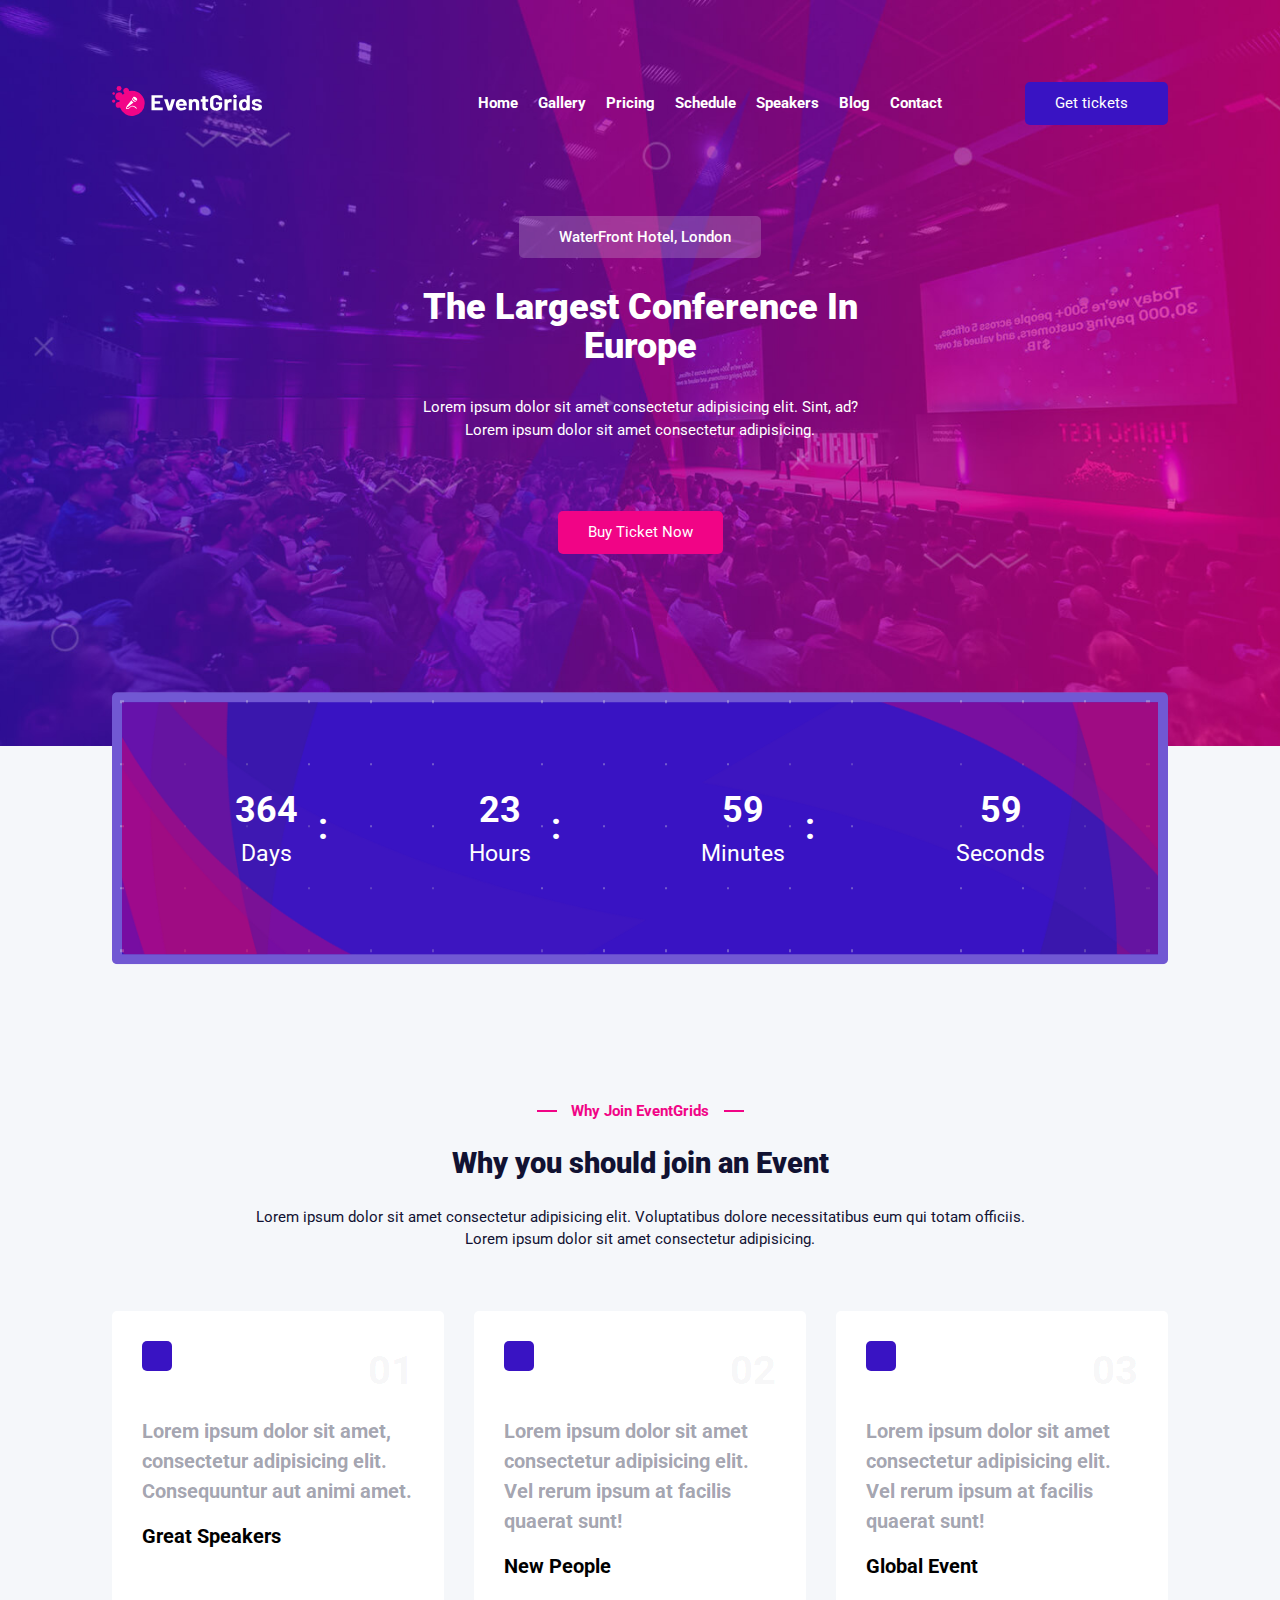
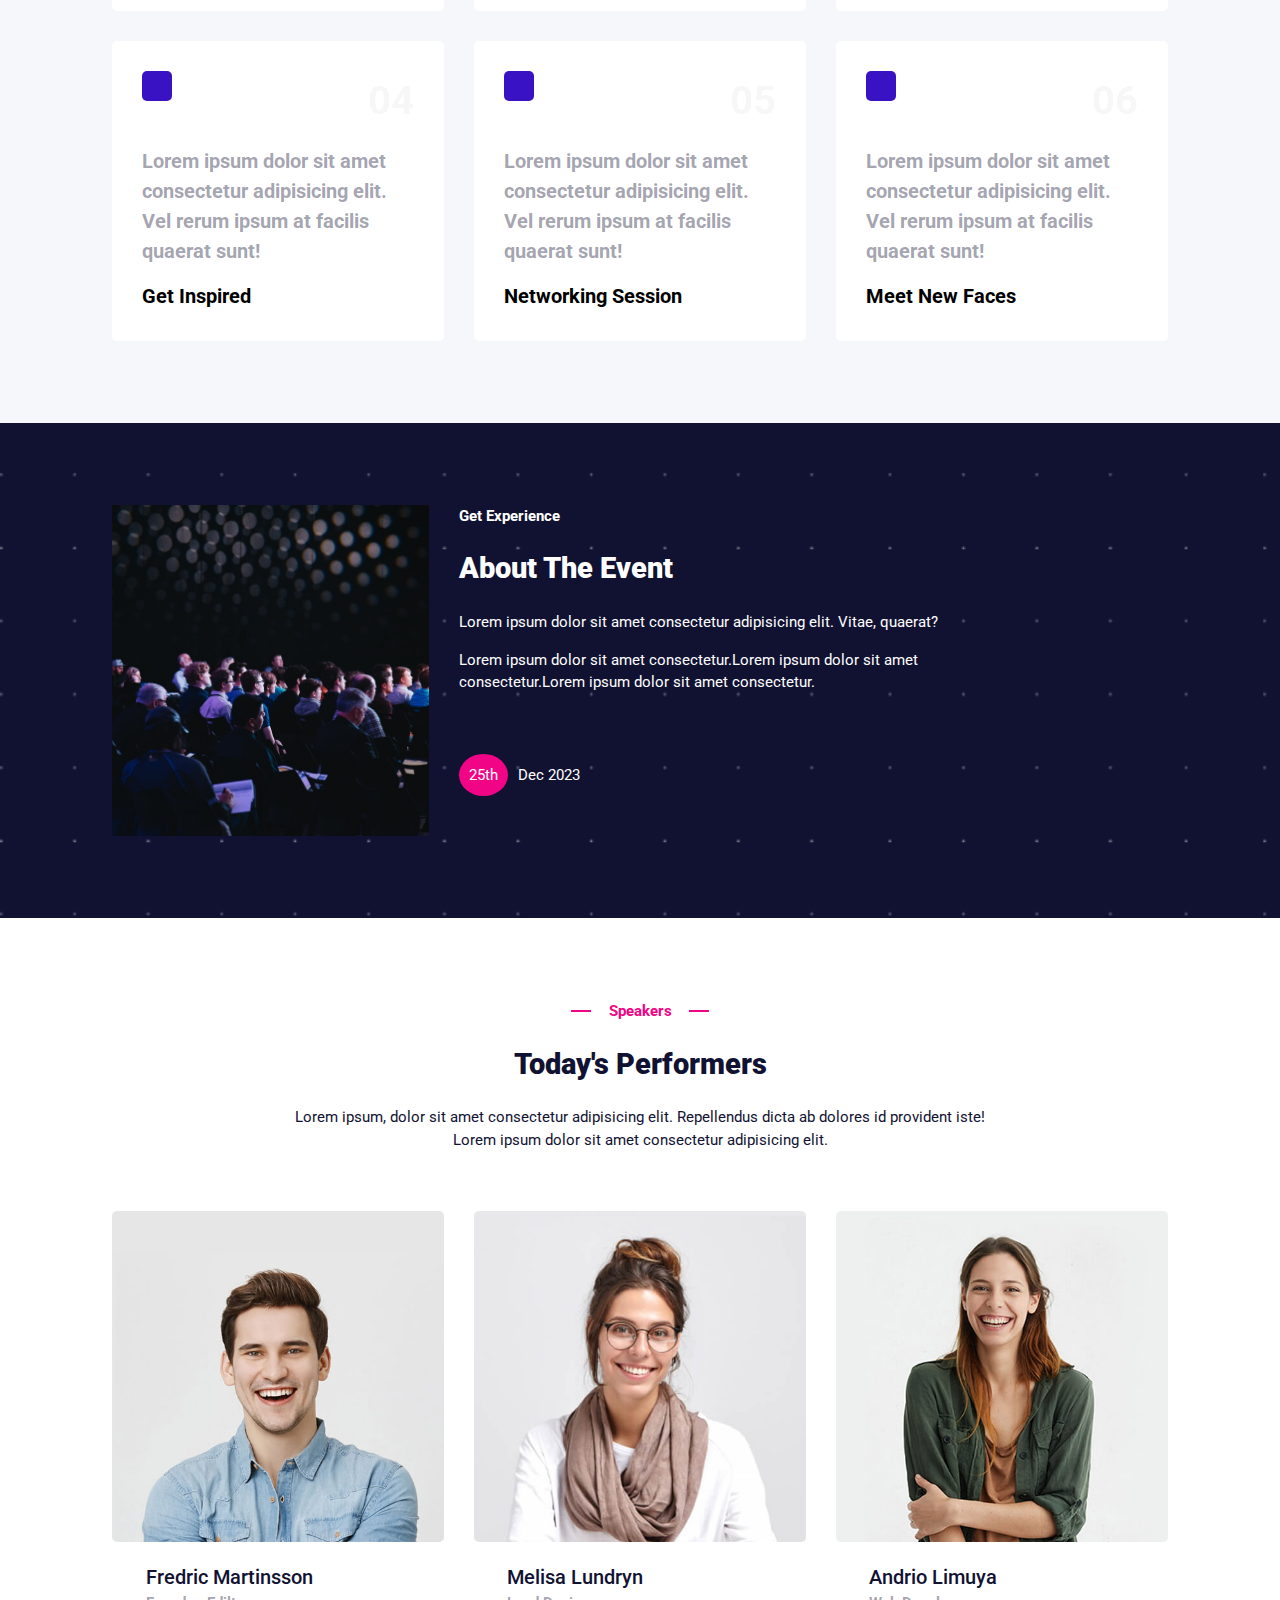
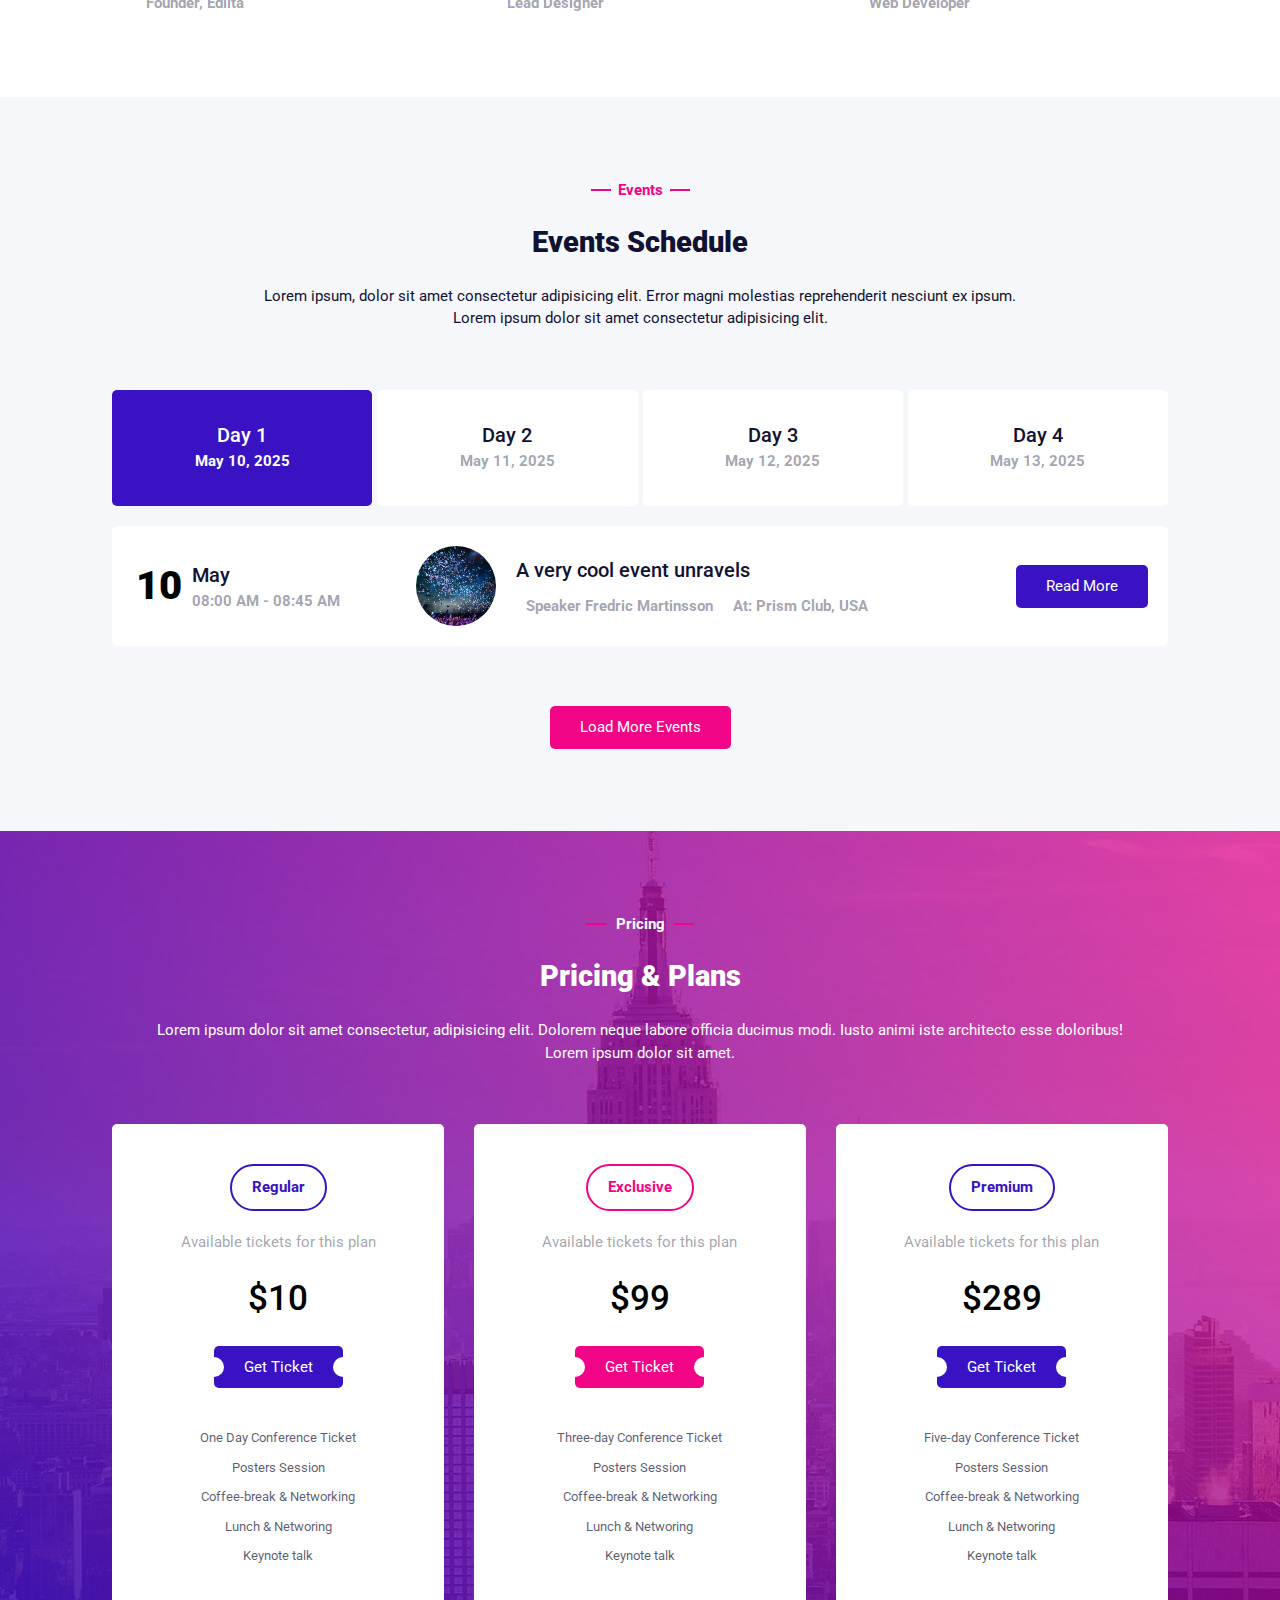
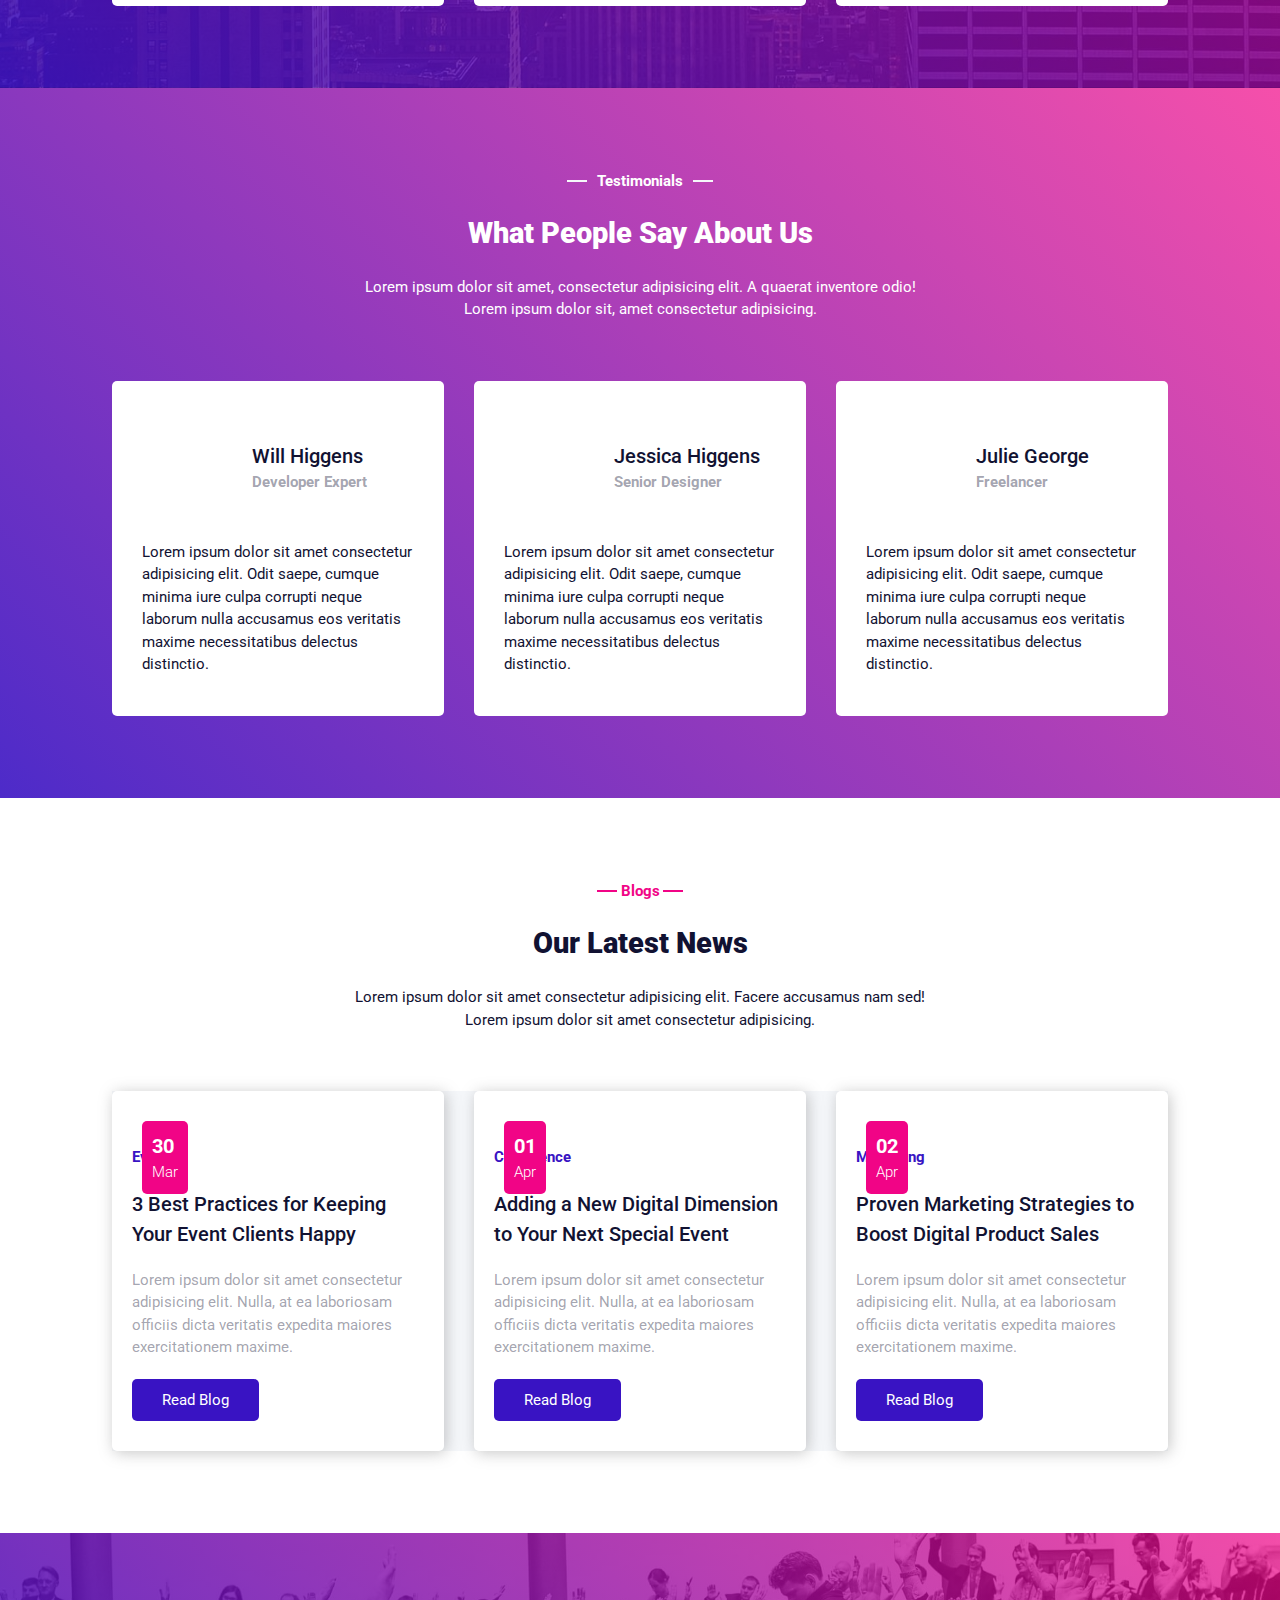
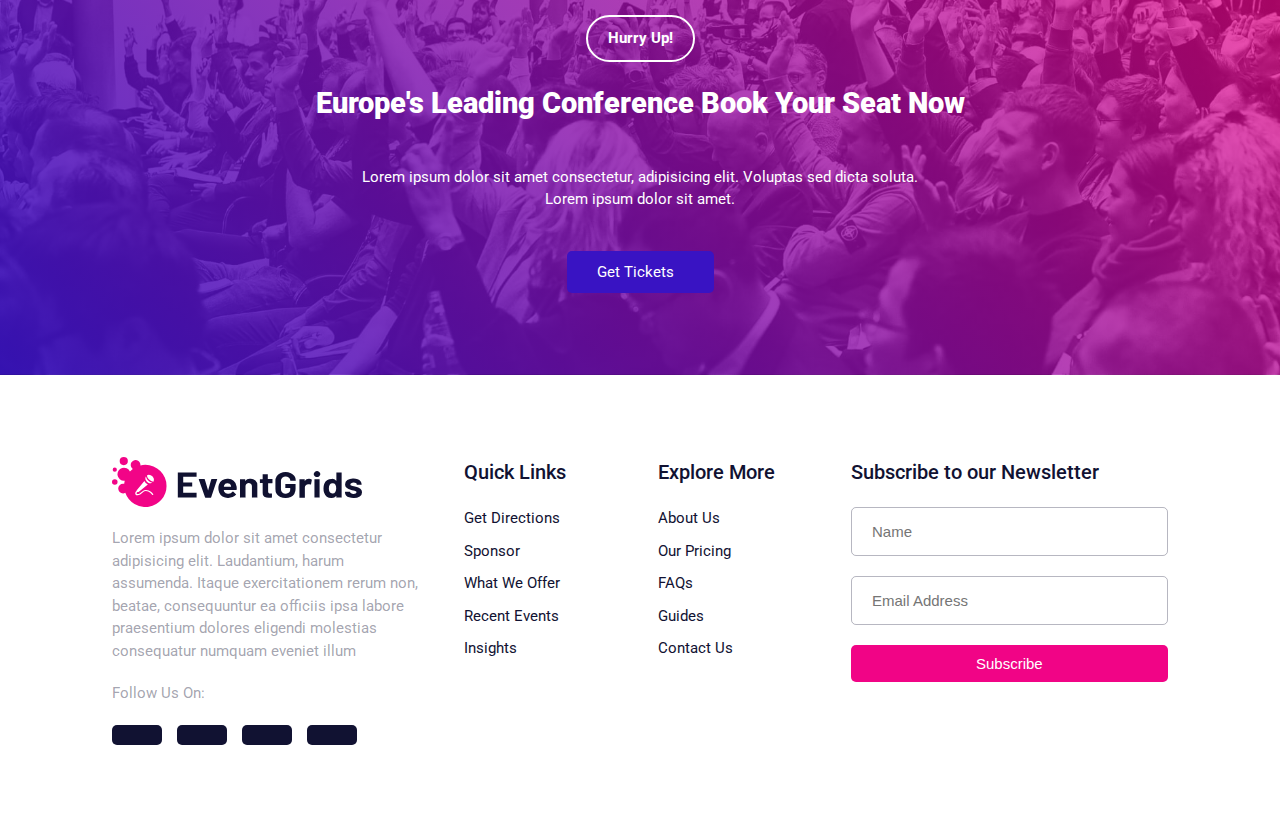
<file: up/index.html>
<!DOCTYPE html>
<html lang="en">

<head>
    <meta charset="UTF-8">
    <meta http-equiv="X-UA-Compatible" content="IE=edge">
    <meta name="viewport" content="width=device-width, initial-scale=1.0">
    <title>EventGrids - Book Your Next Event</title>
    <link rel="icon" type="image/x-icon" href="./images/favicon.svg">
    <link rel="preconnect" href="https://fonts.googleapis.com">
    <link rel="preconnect" href="https://fonts.gstatic.com" crossorigin>
    <link
        href="https://fonts.googleapis.com/css2?family=Oswald:wght@200;300;400;500;600;700&family=Roboto:wght@100;300;400;500;700;900&display=swap"
        rel="stylesheet">
    <link rel="stylesheet"
        href="https://cdnjs.cloudflare.com/ajax/libs/font-awesome/6.1.1/css/all.min.css"
        integrity="sha512-KfkfwYDsLkIlwQp6LFnl8zNdLGxu9YAA1QvwINks4PhcElQSvqcyVLLD9aMhXd13uQjoXtEKNosOWaZqXgel0g=="
        crossorigin="anonymous" referrerpolicy="no-referrer" />
    <link rel="stylesheet" href="./css/main-style.css">
</head>

<body>
    <main class="container">
        <header class="header overall-layout padd sec-flex ">
            <nav class="header__nav">
                <a href="#" class="header__nav--logo">
                    <img src="./images/header/logo.svg" alt="Logo">
                </a>
                <div class="header__nav--hamburger">
                    <div class="line"></div>
                    <div class="line"></div>
                </div>
                <ul class="header__nav--links">
                    <a href="#" class="header__nav--links__link">Home</a>
                    <a href="gallery.html" class="header__nav--links__link"
                        target="_blank">Gallery</a>
                    <a href="pricing.html" class="header__nav--links__link"
                        target="_blank">Pricing</a>
                    <a href="schedule.html" class="header__nav--links__link"
                        target="_blank">Schedule</a>
                    <a href="speakers.html" class="header__nav--links__link"
                        target="_blank">Speakers</a>
                    <a href="blog.html" class="header__nav--links__link" target="_blank">Blog</a>
                    <a href="contact.html" class="header__nav--links__link"
                        target="_blank">Contact</a>
                </ul>
                <a href="pricing.html" class="header__nav--cta sec-link">Get tickets <i
                        class="fas fa-ticket"></i></a>
            </nav>
            <section class="header__hero">
                <p class="header__hero--location"><i class="fa-solid fa-location-dot"></i>WaterFront
                    Hotel, London</p>
                <h1 class="header__hero--title">
                    The Largest Conference In <span>Europe</span>
                </h1>
                <p class="header__hero--para sec-para">Lorem ipsum dolor sit amet consectetur
                    adipisicing
                    elit. Sint, ad? <span>Lorem ipsum dolor sit amet consectetur adipisicing.</span>
                </p>
                <a href="pricing.html" class="header__hero--tickets-link sec-link">Buy Ticket
                    Now</a>
            </section>
        </header>
        <section class="countdown overall-layout padd">
            <div class="countdown__content padd">
                <div class="countdown__content--day">
                    <div>
                        <p>364</p>
                        <p>Days</p>
                    </div>
                    <p>:</p>
                </div>
                <div class="countdown__content--hour">
                    <div>
                        <p>23</p>
                        <p>Hours</p>
                    </div>
                    <p>:</p>
                </div>
                <div class="countdown__content--minute">
                    <div>
                        <p>59</p>
                        <p>Minutes</p>
                    </div>
                    <p>:</p>
                </div>
                <div class="countdown__content--second">
                    <div>
                        <p>59</p>
                        <p>Seconds</p>
                    </div>
                </div>
            </div>
        </section>
        <section class="features overall-layout padd sec-flex">
            <h6 class="features__mini-title sec-mini-title">Why Join EventGrids</h6>
            <h2 class="features__title sec-title">Why you should join an Event</h2>
            <p class="features__para sec-para">Lorem ipsum dolor sit amet consectetur adipisicing
                elit. Voluptatibus dolore necessitatibus eum qui totam officiis. <span>Lorem ipsum
                    dolor sit amet consectetur adipisicing.</span></p>

            <div class="features__container responsive-grid">
                <div class="features__container--feature">
                    <i class="fa-solid fa-microphone features__container--feature__icon"></i>
                    <h3 class="features__container--feature__number">01</h3>
                    <h4 class="features__container--feature__title">Great Speakers</h4>
                    <p class="features__container--feature__desc sec-sub-para">
                        Lorem ipsum dolor sit amet, consectetur adipisicing elit.
                        Consequuntur aut animi amet.
                    </p>
                </div>

                <div class="features__container--feature">
                    <i class="fa-solid fa-user-group features__container--feature__icon"></i>

                    <h3 class="features__container--feature__number">02</h3>

                    <h4 class="features__container--feature__title">New People</h4>

                    <p class="features__container--feature__desc sec-sub-para">
                        Lorem ipsum dolor sit amet consectetur adipisicing elit. Vel rerum
                        ipsum at facilis quaerat sunt!
                    </p>
                </div>

                <div class="features__container--feature">
                    <i class="fa-solid fa-calendar-check features__container--feature__icon"></i>

                    <h3 class="features__container--feature__number">03</h3>

                    <h4 class="features__container--feature__title">Global Event</h4>

                    <p class="features__container--feature__desc sec-sub-para">
                        Lorem ipsum dolor sit amet consectetur adipisicing elit. Vel rerum
                        ipsum at facilis quaerat sunt!
                    </p>
                </div>

                <div class="features__container--feature">
                    <i class="fa-solid fa-lightbulb features__container--feature__icon"></i>

                    <h3 class="features__container--feature__number">04</h3>

                    <h4 class="features__container--feature__title">Get Inspired</h4>

                    <p class="features__container--feature__desc sec-sub-para">
                        Lorem ipsum dolor sit amet consectetur adipisicing elit. Vel rerum
                        ipsum at facilis quaerat sunt!
                    </p>
                </div>

                <div class="features__container--feature">
                    <i class="fa-solid fa-people-group features__container--feature__icon"></i>

                    <h3 class="features__container--feature__number">05</h3>

                    <h4 class="features__container--feature__title">
                        Networking Session
                    </h4>

                    <p class="features__container--feature__desc sec-sub-para">
                        Lorem ipsum dolor sit amet consectetur adipisicing elit. Vel rerum
                        ipsum at facilis quaerat sunt!
                    </p>
                </div>

                <div class="features__container--feature">
                    <i class="fa-solid fa-face-smile features__container--feature__icon"></i>

                    <h3 class="features__container--feature__number">06</h3>

                    <h4 class="features__container--feature__title">Meet New Faces</h4>

                    <p class="features__container--feature__desc sec-sub-para">
                        Lorem ipsum dolor sit amet consectetur adipisicing elit. Vel rerum
                        ipsum at facilis quaerat sunt!
                    </p>
                </div>
            </div>

        </section>
        <section class="about overall-layout padd">
            <figure class="about__img">
                <img loading="lazy" src="images/about/about-image.jpg" alt="Event">
            </figure>
            <div class="about__content">
                <h6 class="about__content--mini-title sec-mini-title">Get Experience</h6>
                <h2 class="about__content--title sec-title">about the event</h2>
                <p class="about__content--para sec-para">
                    Lorem ipsum dolor sit amet consectetur adipisicing elit. Vitae, quaerat?
                    <span>Lorem ipsum dolor sit amet consectetur.Lorem ipsum dolor sit amet
                        consectetur.Lorem ipsum dolor sit amet consectetur.</span>
                </p>

                <p class="about__content--date sec-para">
                    <span>25th</span>Dec 2023
                </p>
            </div>
        </section>
        <section class="speakers overall-layout padd sec-flex">
            <h6 class="speakers__mini-title sec-mini-title">Speakers</h6>
            <h2 class="speakers__title sec-title">Today's Performers</h2>
            <p class="speakers__desc sec-para">
                Lorem ipsum, dolor sit amet consectetur adipisicing elit. Repellendus dicta ab
                dolores id provident iste!
                <span>Lorem ipsum dolor sit amet consectetur adipisicing elit.</span>
            </p>

            <div class="speakers__container responsive-grid">
                <div class="speakers__container--speaker">
                    <figure class="speakers__container--speaker__img">
                        <img loading="lazy" src="images/speakers/speaker-1.jpg"
                            alt="Event Performer" />
                    </figure>

                    <h3 class="speakers__container--speaker__name sec-sub-title">
                        Fredric Martinsson
                    </h3>
                    <p class="speakers__container--speaker__role sec-sub-para">
                        Founder, Edilta
                    </p>

                    <div class="speakers__container--speaker__social">
                        <i class="fa-brands fa-facebook-f"></i>
                        <i class="fa-brands fa-twitter"></i>
                        <i class="fa-brands fa-linkedin-in"></i>
                        <i class="fa-brands fa-instagram"></i>
                    </div>
                </div>

                <div class="speakers__container--speaker">
                    <figure class="speakers__container--speaker__img">
                        <img loading="lazy" src="images/speakers/speaker-2.jpg"
                            alt="Event Performer" />
                    </figure>

                    <h3 class="speakers__container--speaker__name sec-sub-title">
                        Melisa Lundryn
                    </h3>
                    <p class="speakers__container--speaker__role sec-sub-para">
                        Lead Designer
                    </p>

                    <div class="speakers__container--speaker__social">
                        <i class="fa-brands fa-facebook-f"></i>
                        <i class="fa-brands fa-twitter"></i>
                        <i class="fa-brands fa-linkedin-in"></i>
                        <i class="fa-brands fa-instagram"></i>
                    </div>
                </div>

                <div class="speakers__container--speaker">
                    <figure class="speakers__container--speaker__img">
                        <img loading="lazy" src="images/speakers/speaker-3.jpg"
                            alt="Event Performer" />
                    </figure>

                    <h3 class="speakers__container--speaker__name sec-sub-title">
                        Andrio Limuya
                    </h3>
                    <p class="speakers__container--speaker__role sec-sub-para">
                        Web Developer
                    </p>

                    <div class="speakers__container--speaker__social">
                        <i class="fa-brands fa-facebook-f"></i>
                        <i class="fa-brands fa-twitter"></i>
                        <i class="fa-brands fa-linkedin-in"></i>
                        <i class="fa-brands fa-instagram"></i>
                    </div>
                </div>
        </section>
        <section class="events overall-layout padd sec-flex">
            <h6 class="events__mini-title sec-mini-title">Events</h6>
            <h2 class="events__title sec-title">Events Schedule</h2>
            <p class="events__desc sec-para">Lorem ipsum, dolor sit amet consectetur adipisicing
                elit. Error magni molestias reprehenderit nesciunt ex ipsum.
                <span>Lorem ipsum dolor sit amet consectetur adipisicing elit.</span>
            </p>
            <div class="events__days">
                <div class="events__days--day current">
                    <p class="sec-sub-title">Day 1</p>
                    <p class="sec-sub-para">May 10, 2025</p>
                </div>
                <div class="events__days--day">
                    <p class="sec-sub-title">Day 2</p>
                    <p class="sec-sub-para">May 11, 2025</p>
                </div>
                <div class="events__days--day">
                    <p class="sec-sub-title">Day 3</p>
                    <p class="sec-sub-para">May 12, 2025</p>
                </div>
                <div class="events__days--day">
                    <p class="sec-sub-title">Day 4</p>
                    <p class="sec-sub-para">May 13, 2025</p>
                </div>
            </div>
            <div class="events__timing">
                <div class="events__timing--event">
                    <div class="events__timing--event__date-time">
                        <p>10</p>
                        <div>
                            <p class="sec-sub-title">May</p>
                            <p class="sec-sub-para">08:00 AM - 08:45 AM</p>
                        </div>
                    </div>

                    <div class="events__timing--event__desc">
                        <figure>
                            <img src="images/events/event-1.jpg" alt="Event Image">
                        </figure>
                        <div>
                            <p class="sec-sub-title">A very cool event unravels</p>
                            <p>
                                <i class="fas fa-user"></i>
                                <span class="sec-sub-para">Speaker Fredric Martinsson</span>
                                <i class="fas fa-location-dot"></i>
                                <span class="sec-sub-para">At: Prism Club, USA</span>
                            </p>
                        </div>
                    </div>

                    <a href="#" class="events__timing--event__link sec-link">Read More</a>
                </div>
            </div>

            <a href="#" class="events__more-events sec-link">Load More Events</a>
        </section>
        <section class="pricing overall-layout padd sec-flex">
            <h6 class="pricing__mini-title sec-mini-title">Pricing</h6>
            <h2 class="pricing__title sec-title">Pricing & Plans</h2>
            <p class="pricing__desc sec-para">
                Lorem ipsum dolor sit amet consectetur, adipisicing elit. Dolorem neque labore
                officia ducimus modi. Iusto animi iste architecto esse doloribus!
                <span>Lorem ipsum dolor sit amet.</span>
            </p>
            <div class="pricing__container responsive-grid">
                <div class="pricing__container--plan">
                    <h5 class="pricing__container--plan__type">Regular</h5>
                    <p class="pricing__container--plan__ticket sec-sub-para">Available tickets for
                        this plan</p>
                    <h4 class="pricing__container--plan__price">$10</h4>
                    <a href="#" class="pricing__container--plan__get-ticket sec-link">Get Ticket</a>
                    <ul class="pricing__container--plan__features">
                        <li>One Day Conference Ticket</li>
                        <li>Posters Session</li>
                        <li>Coffee-break & Networking</li>
                        <li>Lunch & Networing</li>
                        <li>Keynote talk</li>
                    </ul>
                </div>
                <div class="pricing__container--plan">
                    <h5 class="pricing__container--plan__type">Exclusive</h5>
                    <p class="pricing__container--plan__ticket sec-sub-para">
                        Available tickets for this plan
                    </p>
                    <h4 class="pricing__container--plan__price">$99</h4>
                    <a href="#" class="pricing__container--plan__get-ticket sec-link">Get Ticket</a>

                    <ul class="pricing__container--plan__features">
                        <li>Three-day Conference Ticket</li>
                        <li>Posters Session</li>
                        <li>Coffee-break & Networking</li>
                        <li>Lunch & Networing</li>
                        <li>Keynote talk</li>
                    </ul>
                </div>

                <div class="pricing__container--plan">
                    <h5 class="pricing__container--plan__type">Premium</h5>
                    <p class="pricing__container--plan__ticket sec-sub-para">
                        Available tickets for this plan
                    </p>
                    <h4 class="pricing__container--plan__price">$289</h4>
                    <a href="#" class="pricing__container--plan__get-ticket sec-link">Get Ticket</a>

                    <ul class="pricing__container--plan__features">
                        <li>Five-day Conference Ticket</li>
                        <li>Posters Session</li>
                        <li>Coffee-break & Networking</li>
                        <li>Lunch & Networing</li>
                        <li>Keynote talk</li>
                    </ul>
                </div>
            </div>
        </section>
        <section class="testimonials overall-layout padd sec-flex">
            <h6 class="testimonials__mini-title sec-mini-title">Testimonials</h6>
            <h2 class="testimonials__title sec-title">What People Say About Us</h2>
            <p class="testimonials__desc sec-para">
                Lorem ipsum dolor sit amet, consectetur adipisicing elit. A quaerat
                inventore odio!
                <span>Lorem ipsum dolor sit, amet consectetur adipisicing.</span>
            </p>

            <div class="testimonials__container responsive-grid">
                <div class="testimonials__container--testimonial">
                    <div class="testimonials__container--testimonial__personal-info">
                        <figure class="testimonials__container--testimonial__personal-info--img">
                            <img loading="lazy" src="images/testimonials/man.jpg"
                                alt="Testimonial" />
                        </figure>

                        <div>
                            <h3 class="sec-sub-title">Will Higgens</h3>
                            <p class="sec-sub-para">Developer Expert</p>

                            <p>
                                <i class="fa-solid fa-star"></i><i class="fa-solid fa-star"></i><i
                                    class="fa-solid fa-star"></i><i class="fa-solid fa-star"></i><i
                                    class="fa-solid fa-star"></i>
                            </p>
                        </div>
                    </div>

                    <p class="testimonials__container--testimonial__desc sec-para">
                        Lorem ipsum dolor sit amet consectetur adipisicing elit. Odit
                        saepe, cumque minima iure culpa corrupti neque laborum nulla
                        accusamus eos veritatis maxime necessitatibus delectus distinctio.
                    </p>
                </div>

                <div class="testimonials__container--testimonial">
                    <div class="testimonials__container--testimonial__personal-info">
                        <figure class="testimonials__container--testimonial__personal-info--img">
                            <img loading="lazy" src="images/testimonials/woman-1.jpg"
                                alt="Testimonial" />
                        </figure>

                        <div>
                            <h3 class="sec-sub-title">Jessica Higgens</h3>
                            <p class="sec-sub-para">Senior Designer</p>

                            <p>
                                <i class="fa-solid fa-star"></i><i class="fa-solid fa-star"></i><i
                                    class="fa-solid fa-star"></i><i class="fa-solid fa-star"></i><i
                                    class="fa-solid fa-star"></i>
                            </p>
                        </div>
                    </div>

                    <p class="testimonials__container--testimonial__desc sec-para">
                        Lorem ipsum dolor sit amet consectetur adipisicing elit. Odit
                        saepe, cumque minima iure culpa corrupti neque laborum nulla
                        accusamus eos veritatis maxime necessitatibus delectus distinctio.
                    </p>
                </div>

                <div class="testimonials__container--testimonial">
                    <div class="testimonials__container--testimonial__personal-info">
                        <figure class="testimonials__container--testimonial__personal-info--img">
                            <img loading="lazy" src="images/testimonials/woman-2.JPG"
                                alt="Testimonial" />
                        </figure>

                        <div>
                            <h3 class="sec-sub-title">Julie George</h3>
                            <p class="sec-sub-para">Freelancer</p>

                            <p>
                                <i class="fa-solid fa-star"></i><i class="fa-solid fa-star"></i><i
                                    class="fa-solid fa-star"></i><i class="fa-solid fa-star"></i><i
                                    class="fa-solid fa-star"></i>
                            </p>
                        </div>
                    </div>

                    <p class="testimonials__container--testimonial__desc sec-para">
                        Lorem ipsum dolor sit amet consectetur adipisicing elit. Odit
                        saepe, cumque minima iure culpa corrupti neque laborum nulla
                        accusamus eos veritatis maxime necessitatibus delectus distinctio.
                    </p>
                </div>
            </div>
        </section>
        <section class="blogs overall-layout padd sec-flex">
            <h6 class="blogs__mini-title sec-mini-title">Blogs</h6>
            <h2 class="blogs__title sec-title">Our Latest News</h2>
            <p class="blogs__desc sec-para">
                Lorem ipsum dolor sit amet consectetur adipisicing elit. Facere
                accusamus nam sed!
                <span>Lorem ipsum dolor sit amet consectetur adipisicing.</span>
            </p>

            <div class="blogs__container responsive-grid">
                <div class="blogs__container--blog">
                    <h5 class="blogs__container--blog__date">
                        <span>30</span>
                        <span>Mar</span>
                    </h5>

                    <figure class="blogs__container--blog__img">
                        <img loading="lazy" src="images/blog-page/blog-3.jpeg" alt="Event" />
                    </figure>

                    <h5 class="blogs__container--blog__category">Events</h5>

                    <h3 class="blogs__container--blog__title sec-sub-title">
                        3 Best Practices for Keeping Your Event Clients Happy
                    </h3>

                    <p class="blogs__container--blog__desc sec-sub-para">
                        Lorem ipsum dolor sit amet consectetur adipisicing elit. Nulla, at
                        ea laboriosam officiis dicta veritatis expedita maiores
                        exercitationem maxime.
                    </p>

                    <a href="#" class="blogs__container--blog__link sec-link">Read Blog</a>
                </div>

                <div class="blogs__container--blog">
                    <h5 class="blogs__container--blog__date">
                        <span>01</span>
                        <span>Apr</span>
                    </h5>

                    <figure class="blogs__container--blog__img">
                        <img loading="lazy" src="images/blog-page/blog-5.jpg" alt="Event" />
                    </figure>

                    <h5 class="blogs__container--blog__category">Conference</h5>

                    <h3 class="blogs__container--blog__title sec-sub-title">
                        Adding a New Digital Dimension to Your Next Special Event
                    </h3>

                    <p class="blogs__container--blog__desc sec-sub-para">
                        Lorem ipsum dolor sit amet consectetur adipisicing elit. Nulla, at
                        ea laboriosam officiis dicta veritatis expedita maiores
                        exercitationem maxime.
                    </p>

                    <a href="#" class="blogs__container--blog__link sec-link">Read Blog</a>
                </div>

                <div class="blogs__container--blog">
                    <h5 class="blogs__container--blog__date">
                        <span>02</span>
                        <span>Apr</span>
                    </h5>

                    <figure class="blogs__container--blog__img">
                        <img loading="lazy" src="images/blog-page/blog-4.jpg" alt="Event" />
                    </figure>

                    <h5 class="blogs__container--blog__category">Marketing</h5>

                    <h3 class="blogs__container--blog__title sec-sub-title">
                        Proven Marketing Strategies to Boost Digital Product Sales
                    </h3>

                    <p class="blogs__container--blog__desc sec-sub-para">
                        Lorem ipsum dolor sit amet consectetur adipisicing elit. Nulla, at
                        ea laboriosam officiis dicta veritatis expedita maiores
                        exercitationem maxime.
                    </p>

                    <a href="#" class="blogs__container--blog__link sec-link">Read Blog</a>
                </div>
            </div>
        </section>
        <section class="cta overall-layout padd sec-flex">
            <h5 class="cta__mini-title pricing__container--plan__type">Hurry Up!</h5>
            <h2 class="cta__title sec-title">Europe's Leading Conference <span>Book Your Seat
                    Now</span></h2>
            <p class="cta__desc sec-para">Lorem ipsum dolor sit amet consectetur, adipisicing elit.
                Voluptas sed dicta soluta.
                <span>Lorem ipsum dolor sit amet.</span>
            </p>
            <a href="#" class="cta__link sec-link header__nav--cta">Get Tickets <i
                    class="fas fa-ticket"></i></a>
        </section>
        <footer class="footer overall-layout padd">
            <div class="footer__info">
                <figure class="footer__info--logo">
                    <img src="images/footer/dark-logo.svg" alt="Logo" />
                </figure>

                <p class="footer__info--desc sec-sub-para">
                    Lorem ipsum dolor sit amet consectetur adipisicing elit. Laudantium,
                    harum assumenda. Itaque exercitationem rerum non, beatae,
                    consequuntur ea officiis ipsa labore praesentium dolores eligendi
                    molestias consequatur numquam eveniet illum
                </p>

                <p class="footer__info--social sec-sub-para">Follow Us On:</p>

                <div class="footer__info--social-container">
                    <i class="fa-brands fa-facebook-f"></i>
                    <i class="fa-brands fa-twitter"></i>
                    <i class="fa-brands fa-linkedin-in"></i>
                    <i class="fa-brands fa-instagram"></i>
                </div>
            </div>

            <div class="footer__quick-links">
                <h3 class="footer__quick-links--title sec-sub-title">Quick Links</h3>

                <ul class="footer__quick-links--container">
                    <li class="footer__quick-links--container__link">
                        <a href="#">Get Directions</a>
                    </li>
                    <li class="footer__quick-links--container__link">
                        <a href="#">Sponsor</a>
                    </li>
                    <li class="footer__quick-links--container__link">
                        <a href="#">What We Offer</a>
                    </li>
                    <li class="footer__quick-links--container__link">
                        <a href="#">Recent Events</a>
                    </li>
                    <li class="footer__quick-links--container__link">
                        <a href="#">Insights</a>
                    </li>
                </ul>
            </div>

            <div class="footer__explore-more">
                <h3 class="footer__explore-more--title sec-sub-title">
                    Explore More
                </h3>

                <ul class="footer__explore-more--container">
                    <li class="footer__explore-more--container__link">
                        <a href="#">About Us</a>
                    </li>
                    <li class="footer__explore-more--container__link">
                        <a href="#">Our Pricing</a>
                    </li>
                    <li class="footer__explore-more--container__link">
                        <a href="#">FAQs</a>
                    </li>
                    <li class="footer__explore-more--container__link">
                        <a href="#">Guides</a>
                    </li>
                    <li class="footer__explore-more--container__link">
                        <a href="#">Contact Us</a>
                    </li>
                </ul>
            </div>

            <div class="footer__newsletter">
                <h3 class="footer__newsletter--title sec-sub-title">
                    Subscribe to our Newsletter
                </h3>

                <form class="footer__newsletter--form">
                    <input type="text" placeholder="Name" />
                    <input type="email" placeholder="Email Address" />
                    <input class="sec-link" type="submit" value="Subscribe" />
                </form>
            </div>
        </footer>
    </main>
    <!-- Script -->
    <script src="./js/app.js"></script>
</body>

</html>
</file>
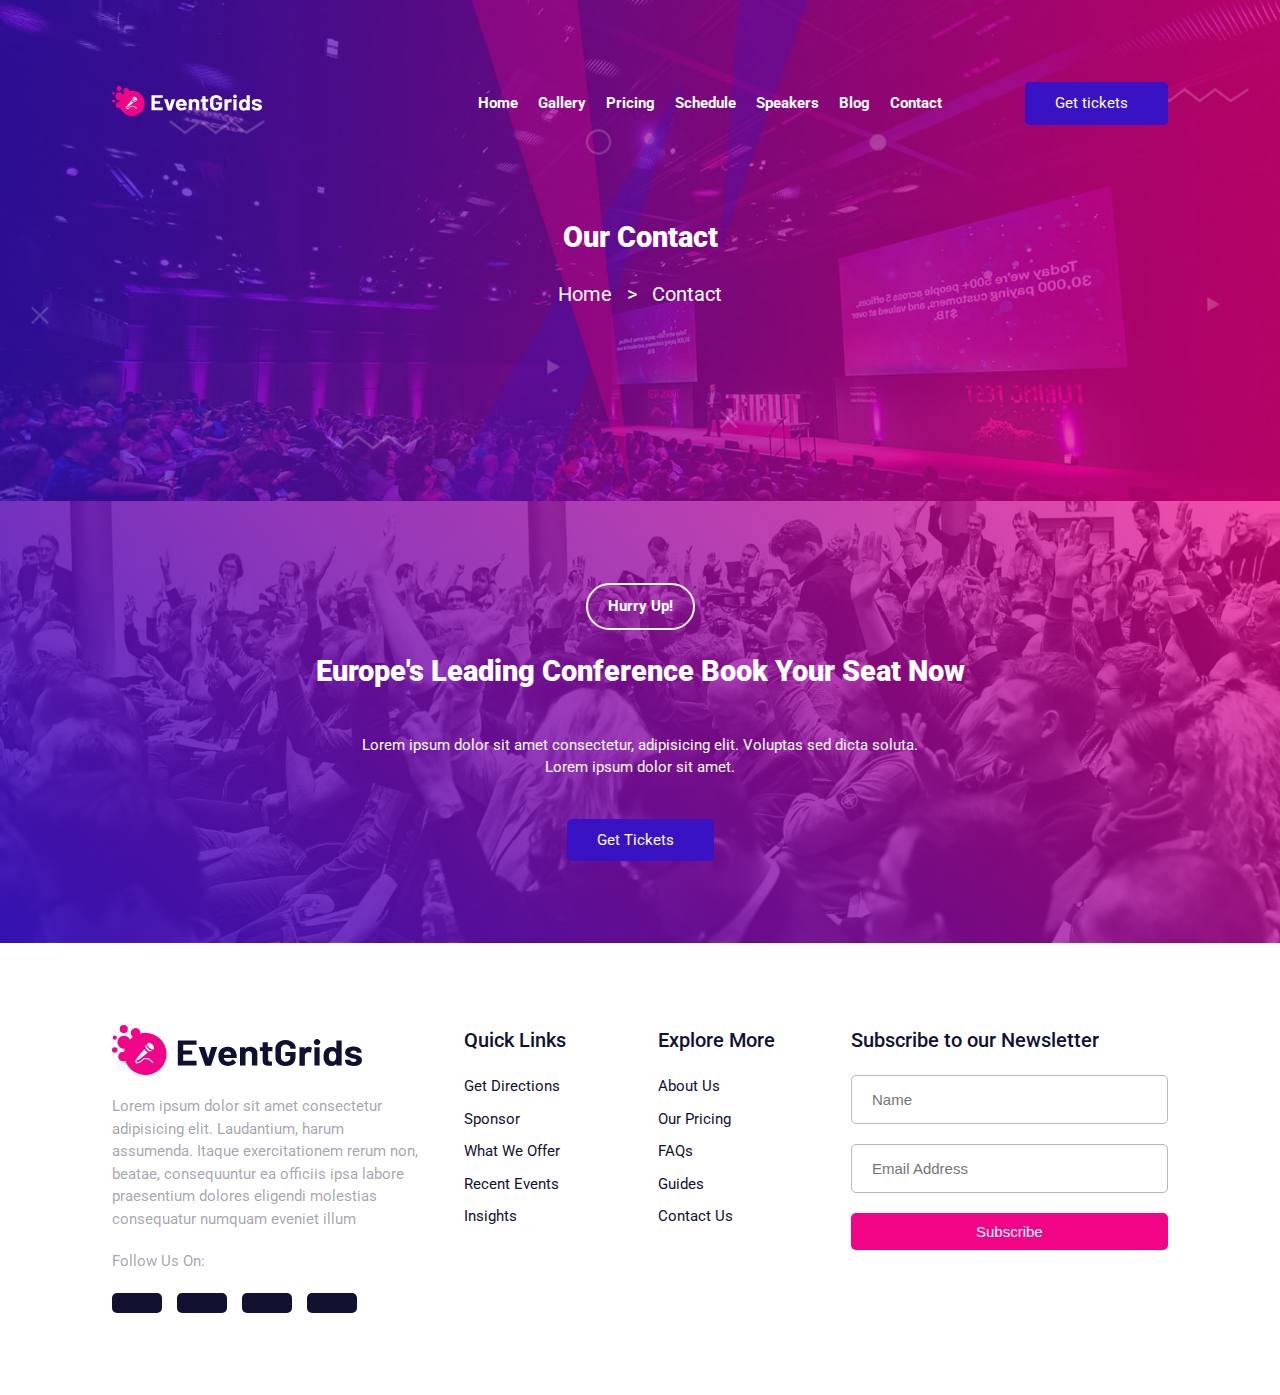
<file: up/blog.html>
<!DOCTYPE html>
<html lang="en">

<head>
    <meta charset="UTF-8">
    <meta http-equiv="X-UA-Compatible" content="IE=edge">
    <meta name="viewport" content="width=device-width, initial-scale=1.0">
    <title>Contact - EventGrids</title>
    <link rel="icon" type="image/x-icon" href="./images/favicon.svg">
    <link rel="preconnect" href="https://fonts.googleapis.com">
    <link rel="preconnect" href="https://fonts.gstatic.com" crossorigin>
    <link
        href="https://fonts.googleapis.com/css2?family=Oswald:wght@200;300;400;500;600;700&family=Roboto:wght@100;300;400;500;700;900&display=swap"
        rel="stylesheet">
    <link rel="stylesheet"
        href="https://cdnjs.cloudflare.com/ajax/libs/font-awesome/6.1.1/css/all.min.css"
        integrity="sha512-KfkfwYDsLkIlwQp6LFnl8zNdLGxu9YAA1QvwINks4PhcElQSvqcyVLLD9aMhXd13uQjoXtEKNosOWaZqXgel0g=="
        crossorigin="anonymous" referrerpolicy="no-referrer" />
    <link rel="stylesheet" href="./css/main-style.css">
</head>

<body>
    <header class="header padd sec-flex ">
        <nav class="header__nav">
            <a href="#" class="header__nav--logo">
                <img src="./images/header/logo.svg" alt="Logo">
            </a>
            <div class="header__nav--hamburger">
                <div class="line"></div>
                <div class="line"></div>
            </div>
            <ul class="header__nav--links">
                <a href="#" class="header__nav--links__link">Home</a>
                <a href="gallery.html" class="header__nav--links__link" target="_blank">Gallery</a>
                <a href="pricing.html" class="header__nav--links__link" target="_blank">Pricing</a>
                <a href="schedule.html" class="header__nav--links__link"
                    target="_blank">Schedule</a>
                <a href="speakers.html" class="header__nav--links__link"
                    target="_blank">Speakers</a>
                <a href="blog.html" class="header__nav--links__link" target="_blank">Blog</a>
                <a href="contact.html" class="header__nav--links__link" target="_blank">Contact</a>
            </ul>
            <a href="pricing.html" class="header__nav--cta sec-link">Get tickets <i
                    class="fas fa-ticket"></i></a>

        </nav>
        <!-- HEADER REDIRECT -->
        <section class="header__redirect">
            <h2 class="header__redirect--title sec-title">Our Contact</h2>
            <div class="header__redirect--links">
                <a href="index.html" target="_blank">Home</a>
                <span>></span>
                <a href="#">Contact</a>
            </div>
        </section>
    </header>

    <section class="cta padd sec-flex">
        <h5 class="cta__mini-title pricing__container--plan__type">Hurry Up!</h5>
        <h2 class="cta__title sec-title">Europe's Leading Conference <span>Book Your Seat
                Now</span></h2>
        <p class="cta__desc sec-para">Lorem ipsum dolor sit amet consectetur, adipisicing elit.
            Voluptas sed dicta soluta.
            <span>Lorem ipsum dolor sit amet.</span>
        </p>
        <a href="#" class="cta__link sec-link header__nav--cta">Get Tickets <i
                class="fas fa-ticket"></i></a>
    </section>
    <footer class="footer padd">
        <div class="footer__info">
            <figure class="footer__info--logo">
                <img src="images/footer/dark-logo.svg" alt="Logo" />
            </figure>

            <p class="footer__info--desc sec-sub-para">
                Lorem ipsum dolor sit amet consectetur adipisicing elit. Laudantium,
                harum assumenda. Itaque exercitationem rerum non, beatae,
                consequuntur ea officiis ipsa labore praesentium dolores eligendi
                molestias consequatur numquam eveniet illum
            </p>

            <p class="footer__info--social sec-sub-para">Follow Us On:</p>

            <div class="footer__info--social-container">
                <i class="fa-brands fa-facebook-f"></i>
                <i class="fa-brands fa-twitter"></i>
                <i class="fa-brands fa-linkedin-in"></i>
                <i class="fa-brands fa-instagram"></i>
            </div>
        </div>

        <div class="footer__quick-links">
            <h3 class="footer__quick-links--title sec-sub-title">Quick Links</h3>

            <ul class="footer__quick-links--container">
                <li class="footer__quick-links--container__link">
                    <a href="#">Get Directions</a>
                </li>
                <li class="footer__quick-links--container__link">
                    <a href="#">Sponsor</a>
                </li>
                <li class="footer__quick-links--container__link">
                    <a href="#">What We Offer</a>
                </li>
                <li class="footer__quick-links--container__link">
                    <a href="#">Recent Events</a>
                </li>
                <li class="footer__quick-links--container__link">
                    <a href="#">Insights</a>
                </li>
            </ul>
        </div>

        <div class="footer__explore-more">
            <h3 class="footer__explore-more--title sec-sub-title">
                Explore More
            </h3>

            <ul class="footer__explore-more--container">
                <li class="footer__explore-more--container__link">
                    <a href="#">About Us</a>
                </li>
                <li class="footer__explore-more--container__link">
                    <a href="#">Our Pricing</a>
                </li>
                <li class="footer__explore-more--container__link">
                    <a href="#">FAQs</a>
                </li>
                <li class="footer__explore-more--container__link">
                    <a href="#">Guides</a>
                </li>
                <li class="footer__explore-more--container__link">
                    <a href="#">Contact Us</a>
                </li>
            </ul>
        </div>

        <div class="footer__newsletter">
            <h3 class="footer__newsletter--title sec-sub-title">
                Subscribe to our Newsletter
            </h3>

            <form class="footer__newsletter--form">
                <input type="text" placeholder="Name" />
                <input type="email" placeholder="Email Address" />
                <input class="sec-link" type="submit" value="Subscribe" />
            </form>
        </div>
    </footer>
    <!-- Script -->
    <script src="./js/app.js"></script>
</body>

</html>
</file>
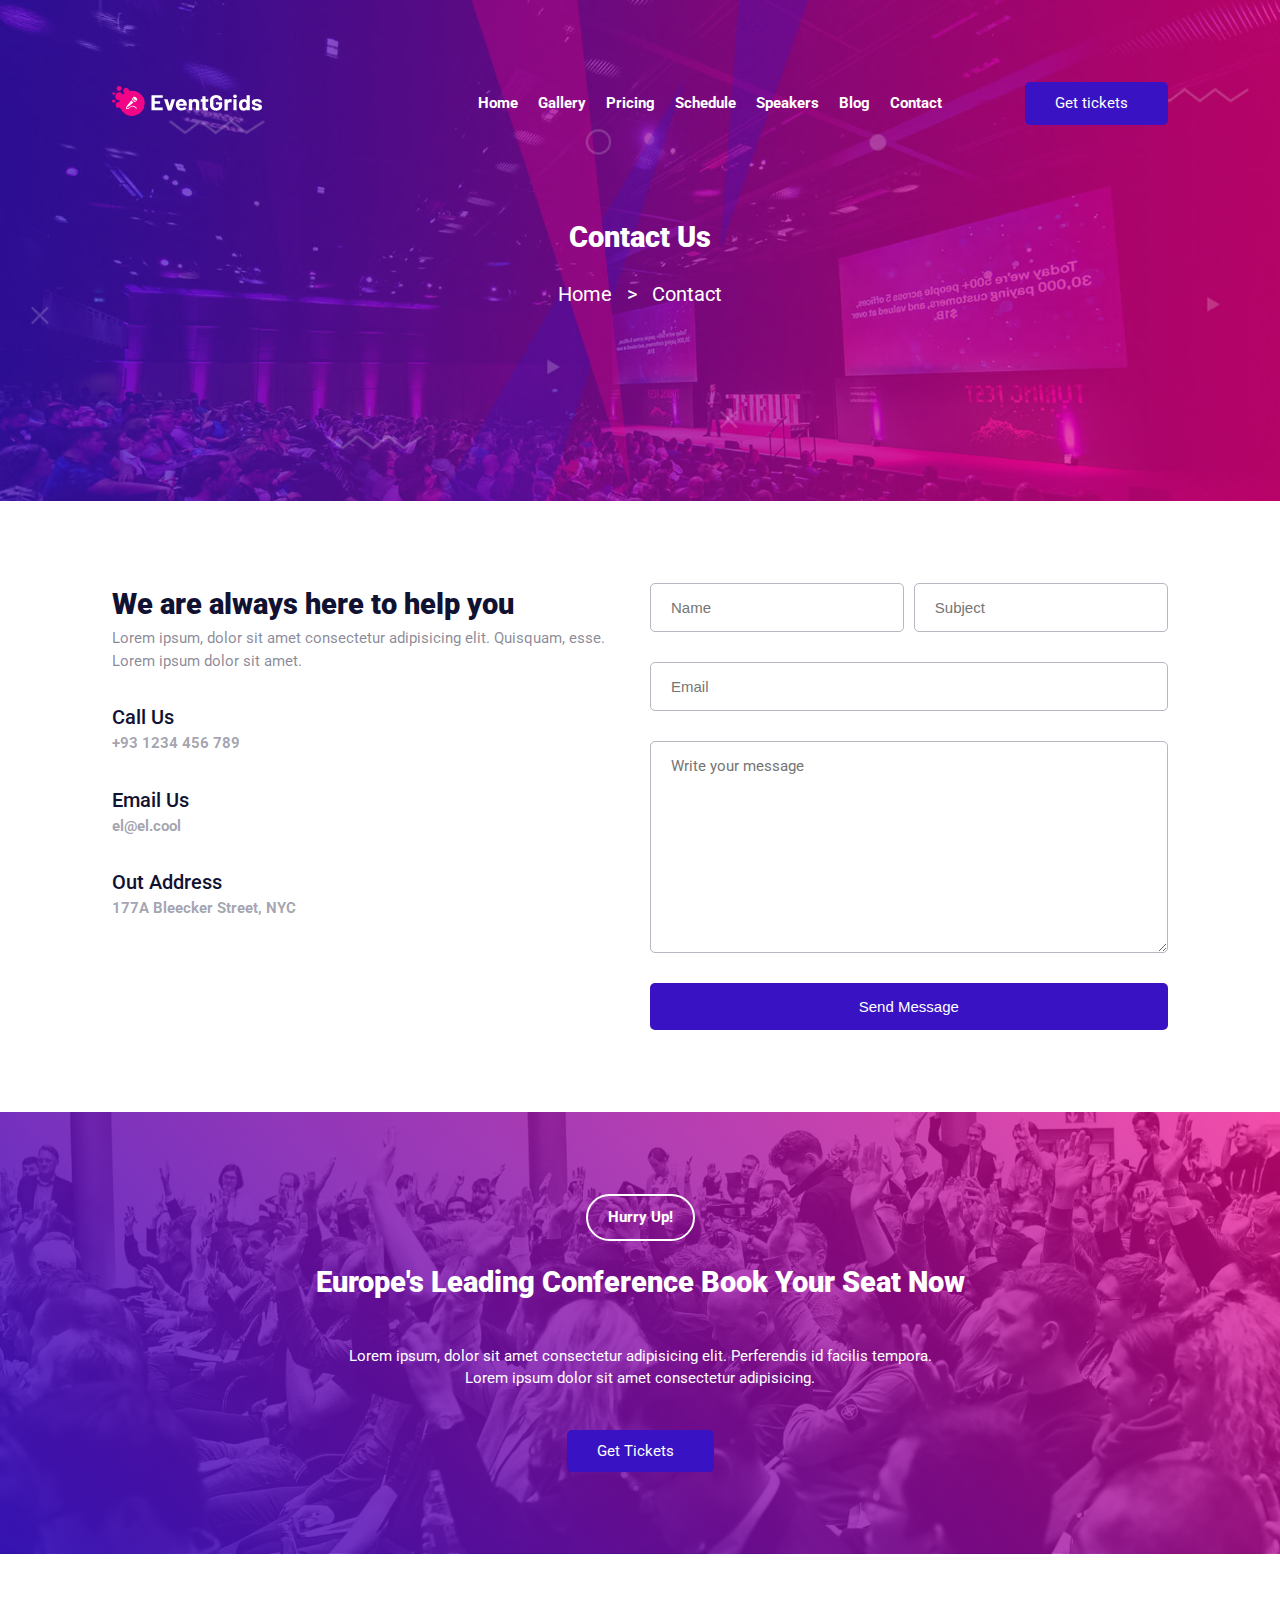
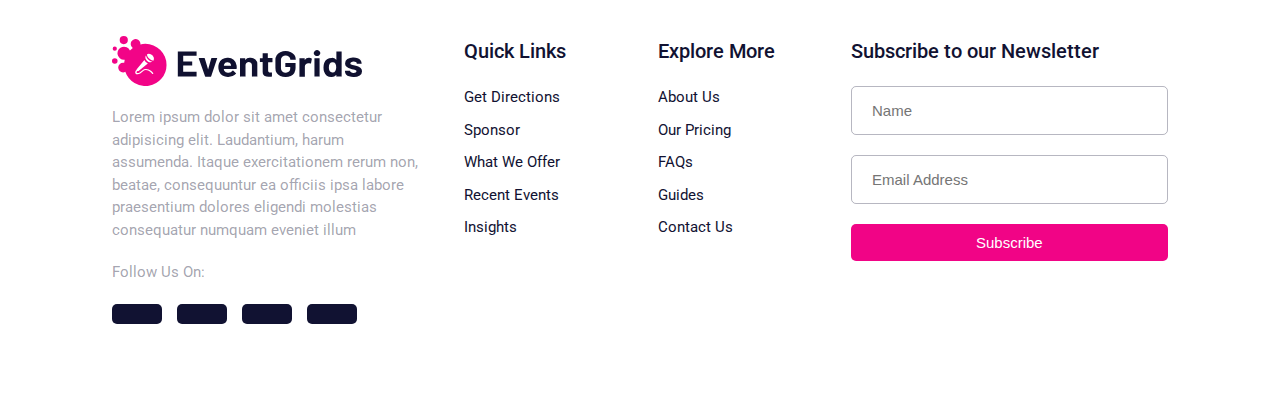
<file: up/contact.html>
<!DOCTYPE html>
<html lang="en">

<head>
    <meta charset="UTF-8" />
    <meta http-equiv="X-UA-Compatible" content="IE=edge" />
    <meta name="viewport" content="width=device-width, initial-scale=1.0" />
    <link rel="shortcut icon" type="image/x-icon" href="images/favicon.svg" />

    <!-- Font Awesome -->
    <link rel="stylesheet"
        href="https://cdnjs.cloudflare.com/ajax/libs/font-awesome/6.1.1/css/all.min.css"
        integrity="sha512-KfkfwYDsLkIlwQp6LFnl8zNdLGxu9YAA1QvwINks4PhcElQSvqcyVLLD9aMhXd13uQjoXtEKNosOWaZqXgel0g=="
        crossorigin="anonymous" referrerpolicy="no-referrer" />

    <!-- Google Fonts -->
    <link rel="preconnect" href="https://fonts.googleapis.com" />
    <link rel="preconnect" href="https://fonts.gstatic.com" crossorigin />
    <link
        href="https://fonts.googleapis.com/css2?family=Roboto:wght@100;300;400;500;700;900&display=swap"
        rel="stylesheet" />

    <link rel="stylesheet" href="css/main-style.css" />
    <title>Contact - EventGrids</title>
</head>

<body>
    <header class="header padd sec-flex">
        <nav class="header__nav">
            <a href="#" class="header__nav--logo">
                <img src="./images/header/logo.svg" alt="Logo">
            </a>
            <div class="header__nav--hamburger">
                <div class="line"></div>
                <div class="line"></div>
            </div>
            <ul class="header__nav--links">
                <a href="#" class="header__nav--links__link">Home</a>
                <a href="gallery.html" class="header__nav--links__link" target="_blank">Gallery</a>
                <a href="pricing.html" class="header__nav--links__link" target="_blank">Pricing</a>
                <a href="schedule.html" class="header__nav--links__link"
                    target="_blank">Schedule</a>
                <a href="speakers.html" class="header__nav--links__link"
                    target="_blank">Speakers</a>
                <a href="blog.html" class="header__nav--links__link" target="_blank">Blog</a>
                <a href="contact.html" class="header__nav--links__link" target="_blank">Contact</a>
            </ul>
            <a href="pricing.html" class="header__nav--cta sec-link">Get tickets <i
                    class="fas fa-ticket"></i></a>

        </nav>

        <section class="header__redirect">
            <h2 class="header__redirect--title sec-title">Contact Us</h2>

            <div class="header__redirect--links">
                <a href="index.html" target="_blank">Home</a>

                <span>></span>

                <a href="#">Contact</a>
            </div>
        </section>
    </header>

    <section class="contact padd">
        <div class="contact__content">
            <div>
                <h2 class="contact__content--title sec-title">
                    We are always here to help you
                </h2>
                <p class="contact__content--desc sec-para">
                    Lorem ipsum, dolor sit amet consectetur adipisicing elit. Quisquam,
                    esse.
                    <span>Lorem ipsum dolor sit amet.</span>
                </p>
            </div>

            <div class="contact__content--call">
                <h2 class="contact__content--call__title sec-sub-title">Call Us</h2>
                <p class="contact__content--call__number sec-sub-para">
                    +93 1234 456 789
                </p>
            </div>

            <div class="contact__content--email">
                <h2 class="contact__content--email__title sec-sub-title">Email Us</h2>
                <p class="contact__content--email__address sec-sub-para">
                    el@el.cool
                </p>
            </div>

            <div class="contact__content--mail">
                <h2 class="contact__content--mail__title sec-sub-title">
                    Out Address
                </h2>
                <p class="contact__content--mail__address sec-sub-para">
                    177A Bleecker Street, NYC
                </p>
            </div>
        </div>

        <form class="contact__form">
            <fieldset>
                <input type="text" placeholder="Name" />
                <input type="text" placeholder="Subject" />
            </fieldset>

            <input type="email" placeholder="Email" />

            <textarea name="message" cols="30" rows="10"
                placeholder="Write your message"></textarea>

            <input type="submit" value="Send Message" />
        </form>
    </section>

    <section class="cta padd sec-flex">
        <h5 class="cta__mini-title pricing__container--plan__type">Hurry Up!</h5>
        <h2 class="cta__title sec-title">
            Europe's Leading Conference <span>Book Your Seat Now</span>
        </h2>

        <p class="cta__desc sec-para">
            Lorem ipsum, dolor sit amet consectetur adipisicing elit. Perferendis id
            facilis tempora.
            <span>Lorem ipsum dolor sit amet consectetur adipisicing.</span>
        </p>

        <a href="#" class="cta__link sec-link header__nav--cta">
            Get Tickets <i class="fa-solid fa-ticket"></i>
        </a>
    </section>

    <footer class="footer padd">
        <div class="footer__info">
            <figure class="footer__info--logo">
                <img src="images/footer/dark-logo.svg" alt="Logo" />
            </figure>

            <p class="footer__info--desc sec-sub-para">
                Lorem ipsum dolor sit amet consectetur adipisicing elit. Laudantium,
                harum assumenda. Itaque exercitationem rerum non, beatae, consequuntur
                ea officiis ipsa labore praesentium dolores eligendi molestias
                consequatur numquam eveniet illum
            </p>

            <p class="footer__info--social sec-sub-para">Follow Us On:</p>

            <div class="footer__info--social-container">
                <i class="fa-brands fa-facebook-f"></i>
                <i class="fa-brands fa-twitter"></i>
                <i class="fa-brands fa-linkedin-in"></i>
                <i class="fa-brands fa-instagram"></i>
            </div>
        </div>

        <div class="footer__quick-links">
            <h3 class="footer__quick-links--title sec-sub-title">Quick Links</h3>

            <ul class="footer__quick-links--container">
                <li class="footer__quick-links--container__link">
                    <a href="#">Get Directions</a>
                </li>
                <li class="footer__quick-links--container__link">
                    <a href="#">Sponsor</a>
                </li>
                <li class="footer__quick-links--container__link">
                    <a href="#">What We Offer</a>
                </li>
                <li class="footer__quick-links--container__link">
                    <a href="#">Recent Events</a>
                </li>
                <li class="footer__quick-links--container__link">
                    <a href="#">Insights</a>
                </li>
            </ul>
        </div>

        <div class="footer__explore-more">
            <h3 class="footer__explore-more--title sec-sub-title">Explore More</h3>

            <ul class="footer__explore-more--container">
                <li class="footer__explore-more--container__link">
                    <a href="#">About Us</a>
                </li>
                <li class="footer__explore-more--container__link">
                    <a href="#">Our Pricing</a>
                </li>
                <li class="footer__explore-more--container__link">
                    <a href="#">FAQs</a>
                </li>
                <li class="footer__explore-more--container__link">
                    <a href="#">Guides</a>
                </li>
                <li class="footer__explore-more--container__link">
                    <a href="#">Contact Us</a>
                </li>
            </ul>
        </div>

        <div class="footer__newsletter">
            <h3 class="footer__newsletter--title sec-sub-title">
                Subscribe to our Newsletter
            </h3>

            <form class="footer__newsletter--form">
                <input type="text" placeholder="Name" />
                <input type="email" placeholder="Email Address" />
                <input class="sec-link" type="submit" value="Subscribe" />
            </form>
        </div>
    </footer>

    <script src="js/app.js"></script>
</body>

</html>
</file>
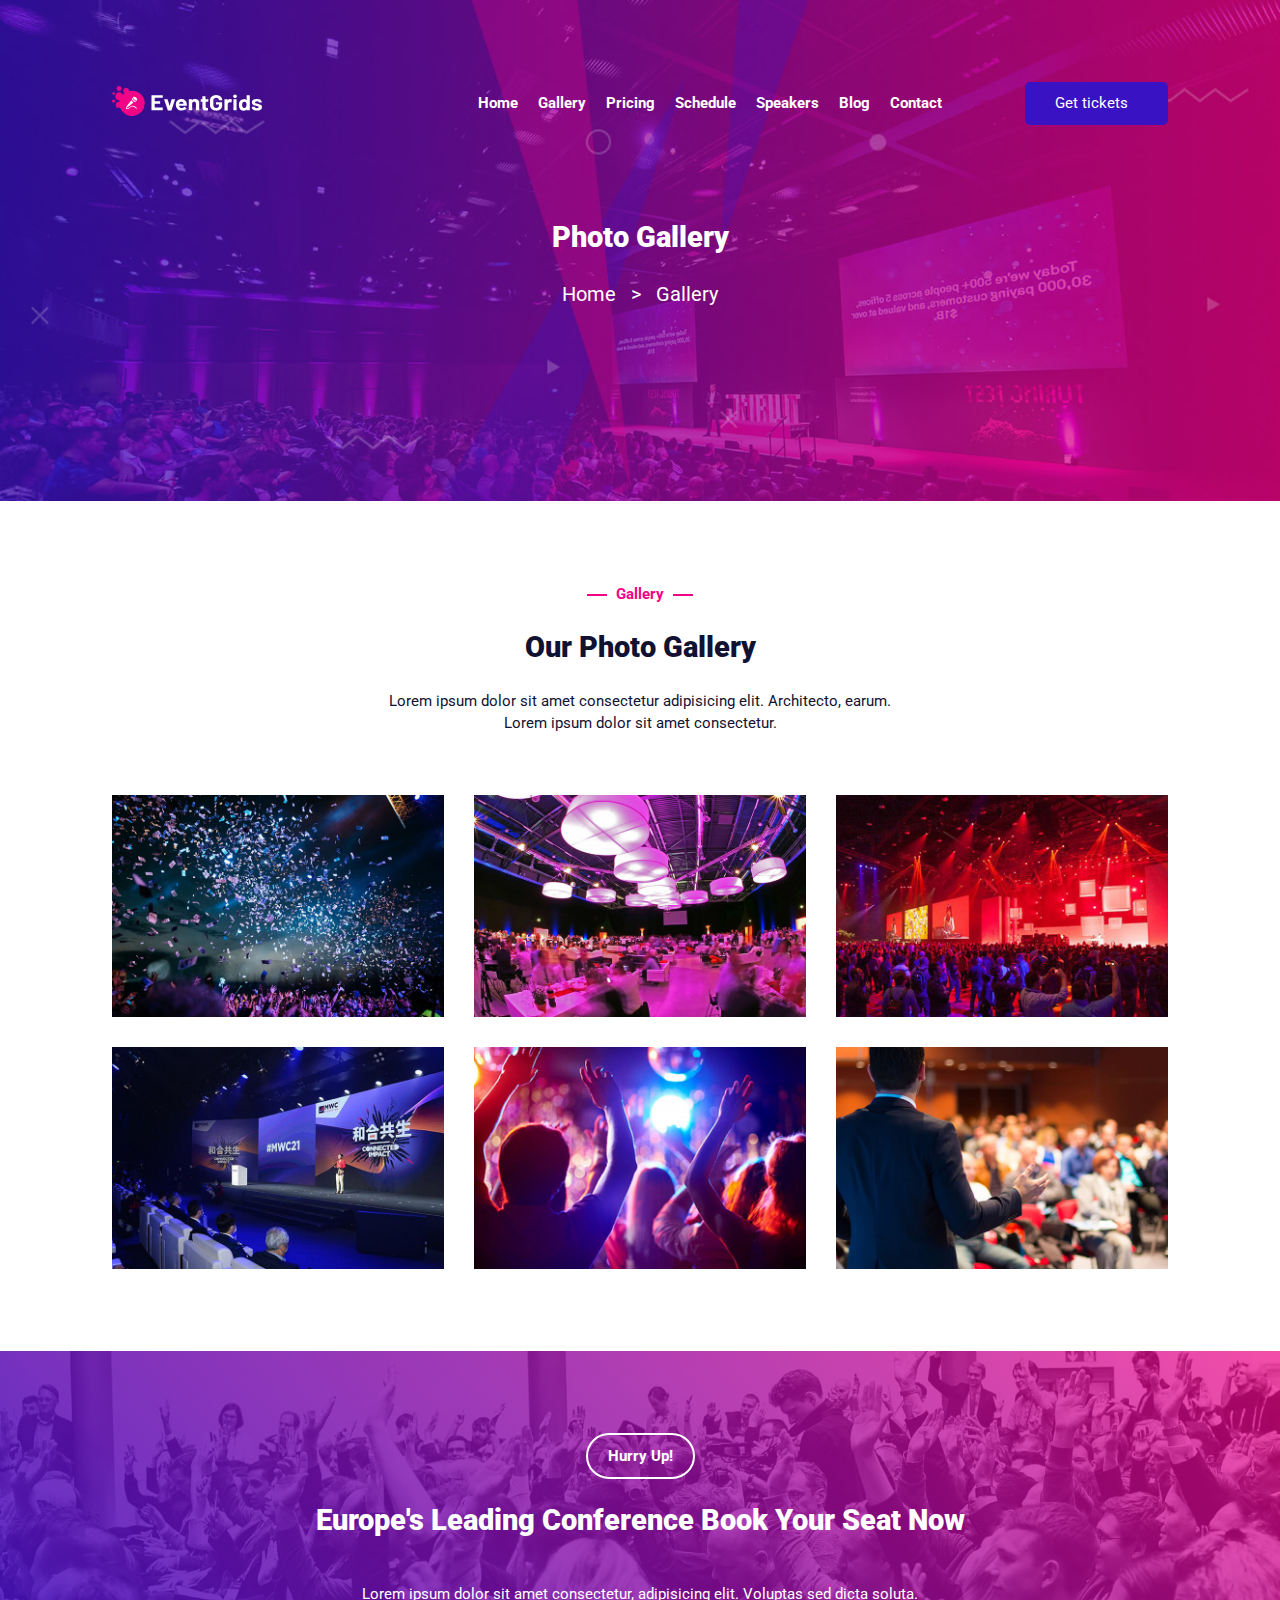
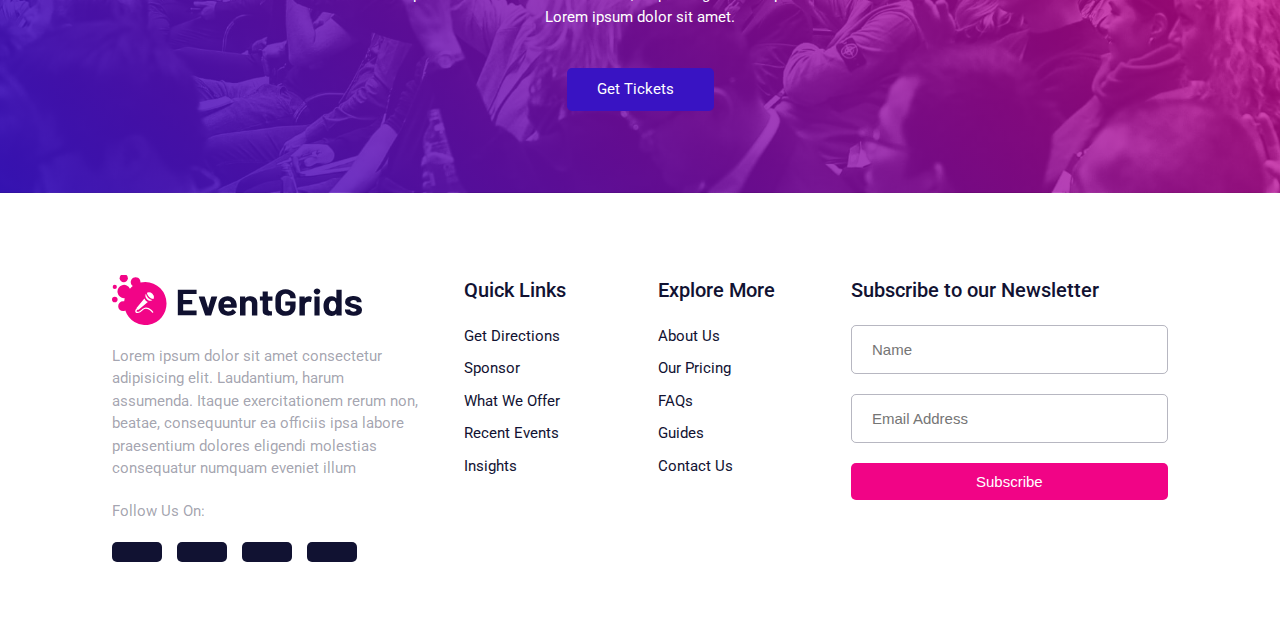
<file: up/gallery.html>
<!DOCTYPE html>
<html lang="en">

<head>
    <meta charset="UTF-8">
    <meta http-equiv="X-UA-Compatible" content="IE=edge">
    <meta name="viewport" content="width=device-width, initial-scale=1.0">
    <title>Gallery - EventGrids</title>
    <link rel="icon" type="image/x-icon" href="./images/favicon.svg">
    <link rel="preconnect" href="https://fonts.googleapis.com">
    <link rel="preconnect" href="https://fonts.gstatic.com" crossorigin>
    <link
        href="https://fonts.googleapis.com/css2?family=Oswald:wght@200;300;400;500;600;700&family=Roboto:wght@100;300;400;500;700;900&display=swap"
        rel="stylesheet">
    <link rel="stylesheet"
        href="https://cdnjs.cloudflare.com/ajax/libs/font-awesome/6.1.1/css/all.min.css"
        integrity="sha512-KfkfwYDsLkIlwQp6LFnl8zNdLGxu9YAA1QvwINks4PhcElQSvqcyVLLD9aMhXd13uQjoXtEKNosOWaZqXgel0g=="
        crossorigin="anonymous" referrerpolicy="no-referrer" />
    <link rel="stylesheet" href="./css/main-style.css">
</head>

<body>
    <header class="header padd sec-flex ">
        <nav class="header__nav">
            <a href="#" class="header__nav--logo">
                <img src="./images/header/logo.svg" alt="Logo">
            </a>
            <div class="header__nav--hamburger">
                <div class="line"></div>
                <div class="line"></div>
            </div>
            <ul class="header__nav--links">
                <a href="#" class="header__nav--links__link">Home</a>
                <a href="gallery.html" class="header__nav--links__link" target="_blank">Gallery</a>
                <a href="pricing.html" class="header__nav--links__link" target="_blank">Pricing</a>
                <a href="schedule.html" class="header__nav--links__link"
                    target="_blank">Schedule</a>
                <a href="speakers.html" class="header__nav--links__link"
                    target="_blank">Speakers</a>
                <a href="blog.html" class="header__nav--links__link" target="_blank">Blog</a>
                <a href="contact.html" class="header__nav--links__link" target="_blank">Contact</a>
            </ul>
            <a href="pricing.html" class="header__nav--cta sec-link">Get tickets <i
                    class="fas fa-ticket"></i></a>

        </nav>
        <section class="header__redirect">
            <h2 class="header__redirect--title sec-title">Photo Gallery</h2>
            <div class="header__redirect--links">
                <a href="index.html" target="_blank">Home</a>
                <span>></span>
                <a href="#">Gallery</a>
            </div>
        </section>
    </header>
    <section class="gallery padd sec-flex">
        <h6 class="gallery__mini-title sec-mini-title">Gallery</h6>
        <h2 class="gallery__title sec-title">Our Photo Gallery</h2>
        <p class="gallery__desc sec-para">Lorem ipsum dolor sit amet consectetur adipisicing elit.
            Architecto, earum. <span>Lorem ipsum dolor sit amet consectetur.</span></p>
        <div class="gallery__container responsive-grid">
            <figure class="gallery__container--img"><img src="images/gallery-page/gallery-img1.jpg"
                    alt="Event Gallery Image" loading="lazy"></figure>
            <figure class="gallery__container--img"><img src="images/gallery-page/gallery-img2.jpg"
                    alt="Event Gallery Image" loading="lazy"></figure>
            <figure class="gallery__container--img"><img src="images/gallery-page/gallery-img3.jpg"
                    alt="Event Gallery Image" loading="lazy"></figure>
            <figure class="gallery__container--img"><img src="images/gallery-page/gallery-img4.jpg"
                    alt="Event Gallery Image" loading="lazy"></figure>
            <figure class="gallery__container--img"><img src="images/gallery-page/gallery-img5.jpg"
                    alt="Event Gallery Image" loading="lazy"></figure>
            <figure class="gallery__container--img"><img src="images/gallery-page/gallery-img6.jpg"
                    alt="Event Gallery Image" loading="lazy"></figure>
        </div>
    </section>
    <section class="cta padd sec-flex">
        <h5 class="cta__mini-title pricing__container--plan__type">Hurry Up!</h5>
        <h2 class="cta__title sec-title">Europe's Leading Conference <span>Book Your Seat
                Now</span></h2>
        <p class="cta__desc sec-para">Lorem ipsum dolor sit amet consectetur, adipisicing elit.
            Voluptas sed dicta soluta.
            <span>Lorem ipsum dolor sit amet.</span>
        </p>
        <a href="#" class="cta__link sec-link header__nav--cta">Get Tickets <i
                class="fas fa-ticket"></i></a>
    </section>
    <footer class="footer padd">
        <div class="footer__info">
            <figure class="footer__info--logo">
                <img src="images/footer/dark-logo.svg" alt="Logo" />
            </figure>

            <p class="footer__info--desc sec-sub-para">
                Lorem ipsum dolor sit amet consectetur adipisicing elit. Laudantium,
                harum assumenda. Itaque exercitationem rerum non, beatae,
                consequuntur ea officiis ipsa labore praesentium dolores eligendi
                molestias consequatur numquam eveniet illum
            </p>

            <p class="footer__info--social sec-sub-para">Follow Us On:</p>

            <div class="footer__info--social-container">
                <i class="fa-brands fa-facebook-f"></i>
                <i class="fa-brands fa-twitter"></i>
                <i class="fa-brands fa-linkedin-in"></i>
                <i class="fa-brands fa-instagram"></i>
            </div>
        </div>

        <div class="footer__quick-links">
            <h3 class="footer__quick-links--title sec-sub-title">Quick Links</h3>

            <ul class="footer__quick-links--container">
                <li class="footer__quick-links--container__link">
                    <a href="#">Get Directions</a>
                </li>
                <li class="footer__quick-links--container__link">
                    <a href="#">Sponsor</a>
                </li>
                <li class="footer__quick-links--container__link">
                    <a href="#">What We Offer</a>
                </li>
                <li class="footer__quick-links--container__link">
                    <a href="#">Recent Events</a>
                </li>
                <li class="footer__quick-links--container__link">
                    <a href="#">Insights</a>
                </li>
            </ul>
        </div>

        <div class="footer__explore-more">
            <h3 class="footer__explore-more--title sec-sub-title">
                Explore More
            </h3>

            <ul class="footer__explore-more--container">
                <li class="footer__explore-more--container__link">
                    <a href="#">About Us</a>
                </li>
                <li class="footer__explore-more--container__link">
                    <a href="#">Our Pricing</a>
                </li>
                <li class="footer__explore-more--container__link">
                    <a href="#">FAQs</a>
                </li>
                <li class="footer__explore-more--container__link">
                    <a href="#">Guides</a>
                </li>
                <li class="footer__explore-more--container__link">
                    <a href="#">Contact Us</a>
                </li>
            </ul>
        </div>

        <div class="footer__newsletter">
            <h3 class="footer__newsletter--title sec-sub-title">
                Subscribe to our Newsletter
            </h3>

            <form class="footer__newsletter--form">
                <input type="text" placeholder="Name" />
                <input type="email" placeholder="Email Address" />
                <input class="sec-link" type="submit" value="Subscribe" />
            </form>
        </div>
    </footer>
    <!-- Script -->
    <script src="./js/app.js"></script>
</body>

</html>
</file>
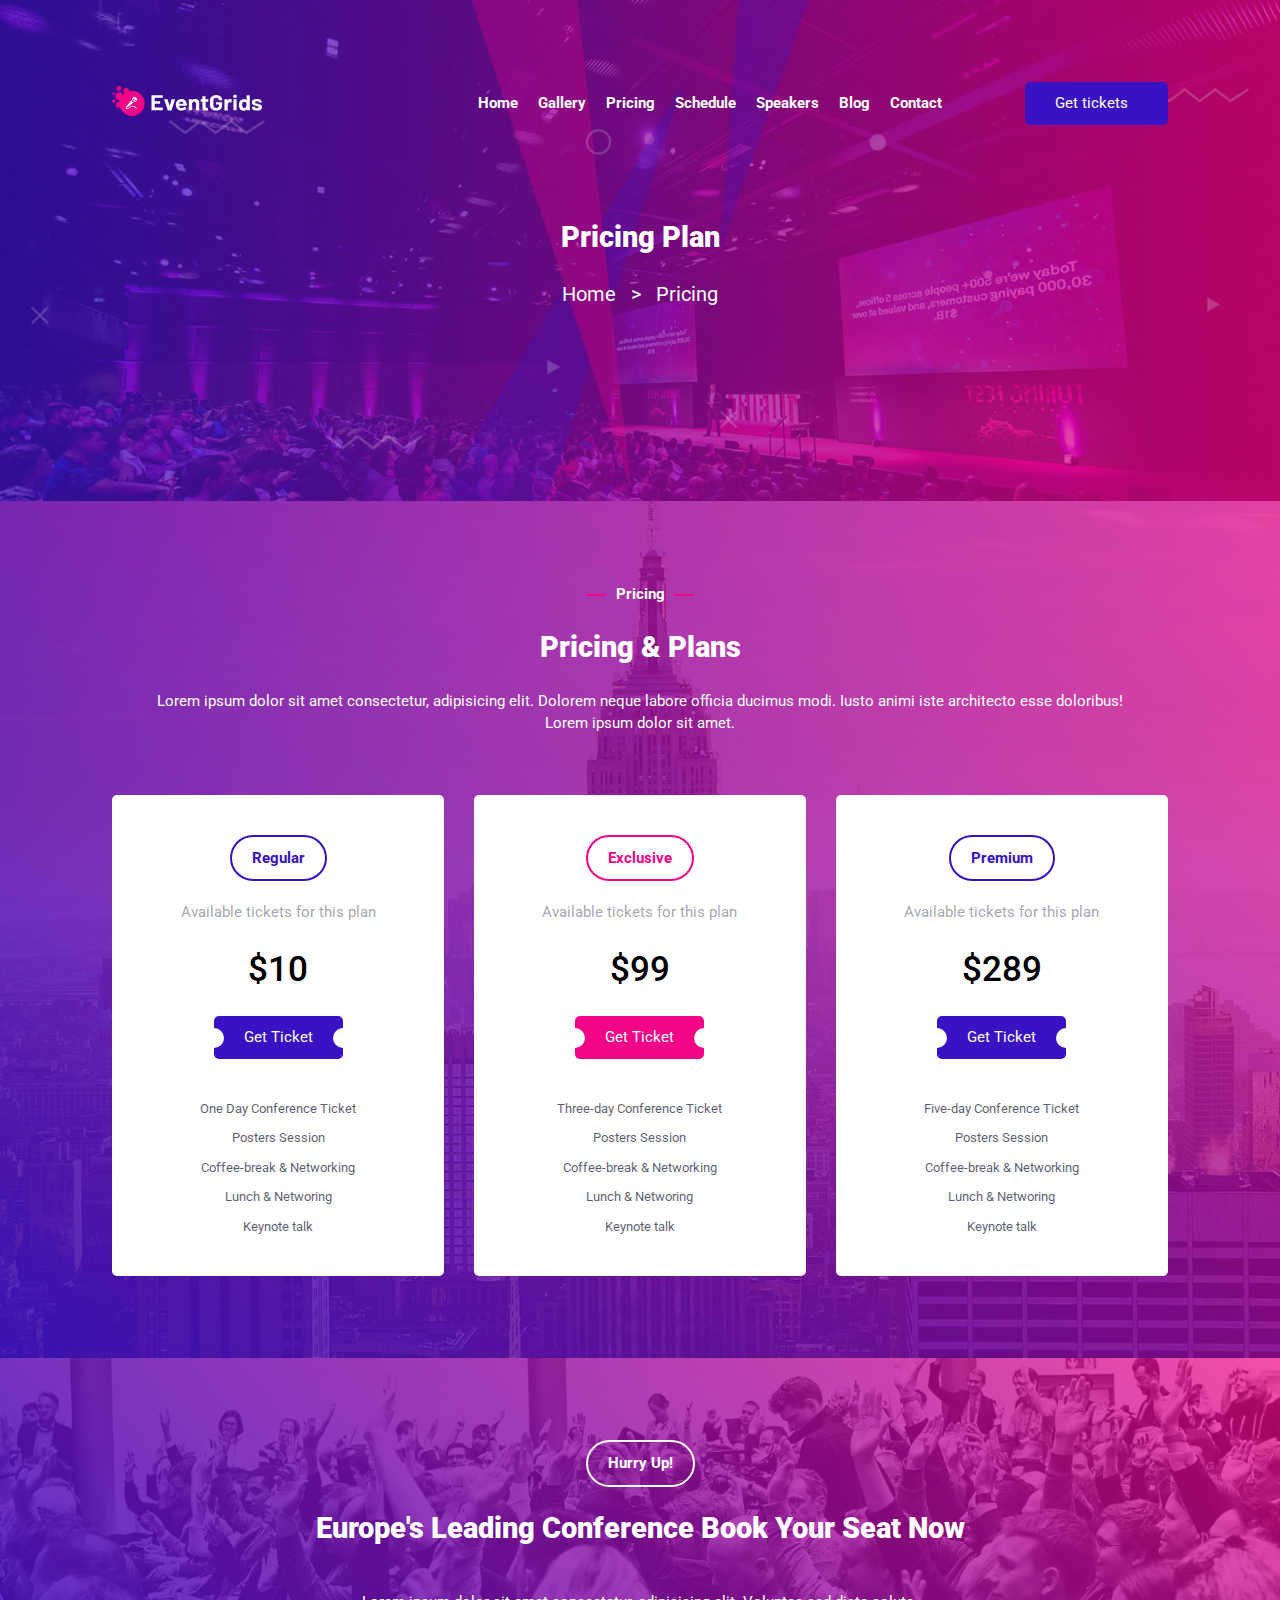
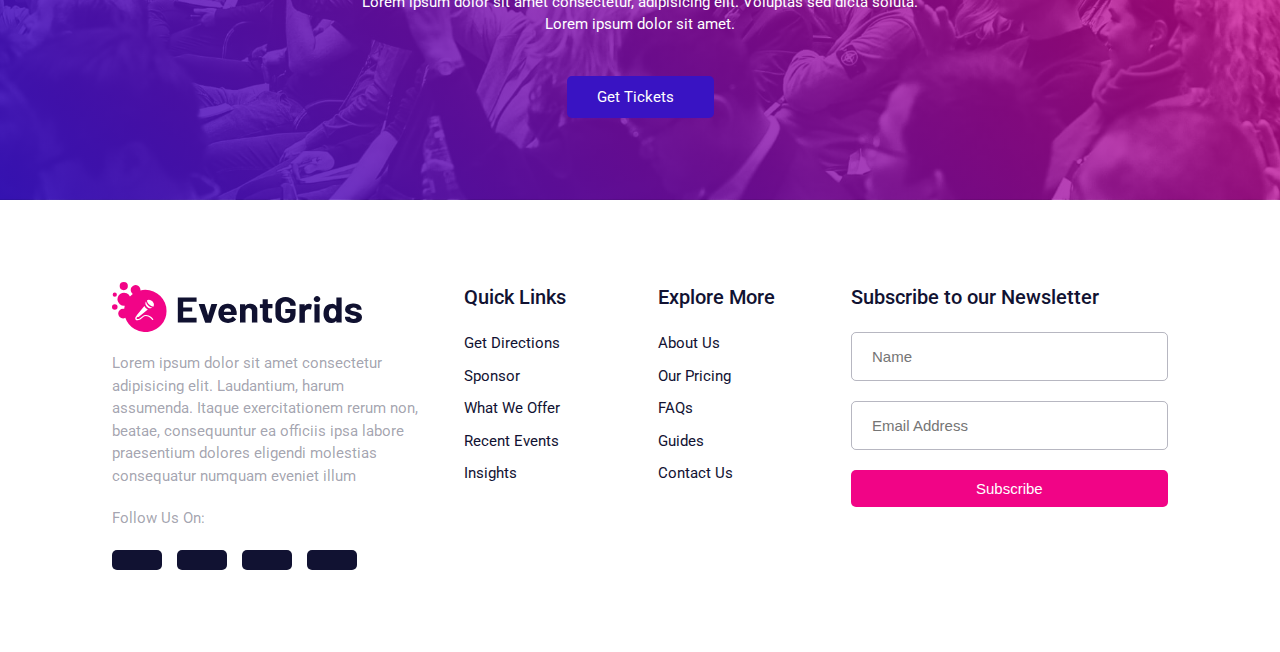
<file: up/pricing.html>
<!DOCTYPE html>
<html lang="en">

<head>
    <meta charset="UTF-8">
    <meta http-equiv="X-UA-Compatible" content="IE=edge">
    <meta name="viewport" content="width=device-width, initial-scale=1.0">
    <title>Pricing - EventGrids</title>
    <link rel="icon" type="image/x-icon" href="./images/favicon.svg">
    <link rel="preconnect" href="https://fonts.googleapis.com">
    <link rel="preconnect" href="https://fonts.gstatic.com" crossorigin>
    <link
        href="https://fonts.googleapis.com/css2?family=Oswald:wght@200;300;400;500;600;700&family=Roboto:wght@100;300;400;500;700;900&display=swap"
        rel="stylesheet">
    <link rel="stylesheet"
        href="https://cdnjs.cloudflare.com/ajax/libs/font-awesome/6.1.1/css/all.min.css"
        integrity="sha512-KfkfwYDsLkIlwQp6LFnl8zNdLGxu9YAA1QvwINks4PhcElQSvqcyVLLD9aMhXd13uQjoXtEKNosOWaZqXgel0g=="
        crossorigin="anonymous" referrerpolicy="no-referrer" />
    <link rel="stylesheet" href="./css/main-style.css">
</head>

<body>
    <header class="header padd sec-flex ">
        <nav class="header__nav">
            <a href="#" class="header__nav--logo">
                <img src="./images/header/logo.svg" alt="Logo">
            </a>
            <div class="header__nav--hamburger">
                <div class="line"></div>
                <div class="line"></div>
            </div>
            <ul class="header__nav--links">
                <a href="#" class="header__nav--links__link">Home</a>
                <a href="gallery.html" class="header__nav--links__link" target="_blank">Gallery</a>
                <a href="pricing.html" class="header__nav--links__link" target="_blank">Pricing</a>
                <a href="schedule.html" class="header__nav--links__link"
                    target="_blank">Schedule</a>
                <a href="speakers.html" class="header__nav--links__link"
                    target="_blank">Speakers</a>
                <a href="blog.html" class="header__nav--links__link" target="_blank">Blog</a>
                <a href="contact.html" class="header__nav--links__link" target="_blank">Contact</a>
            </ul>
            <a href="pricing.html" class="header__nav--cta sec-link">Get tickets <i
                    class="fas fa-ticket"></i></a>

        </nav>
        <!-- HEADER REDIRECT -->
        <section class="header__redirect">
            <h2 class="header__redirect--title sec-title">Pricing Plan</h2>
            <div class="header__redirect--links">
                <a href="index.html" target="_blank">Home</a>
                <span>></span>
                <a href="#">Pricing</a>
            </div>
        </section>
    </header>
    <!-- PRICING -->
    <section class="pricing overall-layout padd sec-flex">
        <h6 class="pricing__mini-title sec-mini-title">Pricing</h6>
        <h2 class="pricing__title sec-title">Pricing & Plans</h2>
        <p class="pricing__desc sec-para">
            Lorem ipsum dolor sit amet consectetur, adipisicing elit. Dolorem neque labore
            officia ducimus modi. Iusto animi iste architecto esse doloribus!
            <span>Lorem ipsum dolor sit amet.</span>
        </p>
        <div class="pricing__container responsive-grid">
            <div class="pricing__container--plan">
                <h5 class="pricing__container--plan__type">Regular</h5>
                <p class="pricing__container--plan__ticket sec-sub-para">Available tickets for
                    this plan</p>
                <h4 class="pricing__container--plan__price">$10</h4>
                <a href="#" class="pricing__container--plan__get-ticket sec-link">Get Ticket</a>
                <ul class="pricing__container--plan__features">
                    <li>One Day Conference Ticket</li>
                    <li>Posters Session</li>
                    <li>Coffee-break & Networking</li>
                    <li>Lunch & Networing</li>
                    <li>Keynote talk</li>
                </ul>
            </div>
            <div class="pricing__container--plan">
                <h5 class="pricing__container--plan__type">Exclusive</h5>
                <p class="pricing__container--plan__ticket sec-sub-para">
                    Available tickets for this plan
                </p>
                <h4 class="pricing__container--plan__price">$99</h4>
                <a href="#" class="pricing__container--plan__get-ticket sec-link">Get Ticket</a>

                <ul class="pricing__container--plan__features">
                    <li>Three-day Conference Ticket</li>
                    <li>Posters Session</li>
                    <li>Coffee-break & Networking</li>
                    <li>Lunch & Networing</li>
                    <li>Keynote talk</li>
                </ul>
            </div>

            <div class="pricing__container--plan">
                <h5 class="pricing__container--plan__type">Premium</h5>
                <p class="pricing__container--plan__ticket sec-sub-para">
                    Available tickets for this plan
                </p>
                <h4 class="pricing__container--plan__price">$289</h4>
                <a href="#" class="pricing__container--plan__get-ticket sec-link">Get Ticket</a>

                <ul class="pricing__container--plan__features">
                    <li>Five-day Conference Ticket</li>
                    <li>Posters Session</li>
                    <li>Coffee-break & Networking</li>
                    <li>Lunch & Networing</li>
                    <li>Keynote talk</li>
                </ul>
            </div>
        </div>
    </section>
    <section class="cta padd sec-flex">
        <h5 class="cta__mini-title pricing__container--plan__type">Hurry Up!</h5>
        <h2 class="cta__title sec-title">Europe's Leading Conference <span>Book Your Seat
                Now</span></h2>
        <p class="cta__desc sec-para">Lorem ipsum dolor sit amet consectetur, adipisicing elit.
            Voluptas sed dicta soluta.
            <span>Lorem ipsum dolor sit amet.</span>
        </p>
        <a href="#" class="cta__link sec-link header__nav--cta">Get Tickets <i
                class="fas fa-ticket"></i></a>
    </section>
    <footer class="footer padd">
        <div class="footer__info">
            <figure class="footer__info--logo">
                <img src="images/footer/dark-logo.svg" alt="Logo" />
            </figure>

            <p class="footer__info--desc sec-sub-para">
                Lorem ipsum dolor sit amet consectetur adipisicing elit. Laudantium,
                harum assumenda. Itaque exercitationem rerum non, beatae,
                consequuntur ea officiis ipsa labore praesentium dolores eligendi
                molestias consequatur numquam eveniet illum
            </p>

            <p class="footer__info--social sec-sub-para">Follow Us On:</p>

            <div class="footer__info--social-container">
                <i class="fa-brands fa-facebook-f"></i>
                <i class="fa-brands fa-twitter"></i>
                <i class="fa-brands fa-linkedin-in"></i>
                <i class="fa-brands fa-instagram"></i>
            </div>
        </div>

        <div class="footer__quick-links">
            <h3 class="footer__quick-links--title sec-sub-title">Quick Links</h3>

            <ul class="footer__quick-links--container">
                <li class="footer__quick-links--container__link">
                    <a href="#">Get Directions</a>
                </li>
                <li class="footer__quick-links--container__link">
                    <a href="#">Sponsor</a>
                </li>
                <li class="footer__quick-links--container__link">
                    <a href="#">What We Offer</a>
                </li>
                <li class="footer__quick-links--container__link">
                    <a href="#">Recent Events</a>
                </li>
                <li class="footer__quick-links--container__link">
                    <a href="#">Insights</a>
                </li>
            </ul>
        </div>

        <div class="footer__explore-more">
            <h3 class="footer__explore-more--title sec-sub-title">
                Explore More
            </h3>

            <ul class="footer__explore-more--container">
                <li class="footer__explore-more--container__link">
                    <a href="#">About Us</a>
                </li>
                <li class="footer__explore-more--container__link">
                    <a href="#">Our Pricing</a>
                </li>
                <li class="footer__explore-more--container__link">
                    <a href="#">FAQs</a>
                </li>
                <li class="footer__explore-more--container__link">
                    <a href="#">Guides</a>
                </li>
                <li class="footer__explore-more--container__link">
                    <a href="#">Contact Us</a>
                </li>
            </ul>
        </div>

        <div class="footer__newsletter">
            <h3 class="footer__newsletter--title sec-sub-title">
                Subscribe to our Newsletter
            </h3>

            <form class="footer__newsletter--form">
                <input type="text" placeholder="Name" />
                <input type="email" placeholder="Email Address" />
                <input class="sec-link" type="submit" value="Subscribe" />
            </form>
        </div>
    </footer>
    <!-- Script -->
    <script src="./js/app.js"></script>
</body>

</html>
</file>
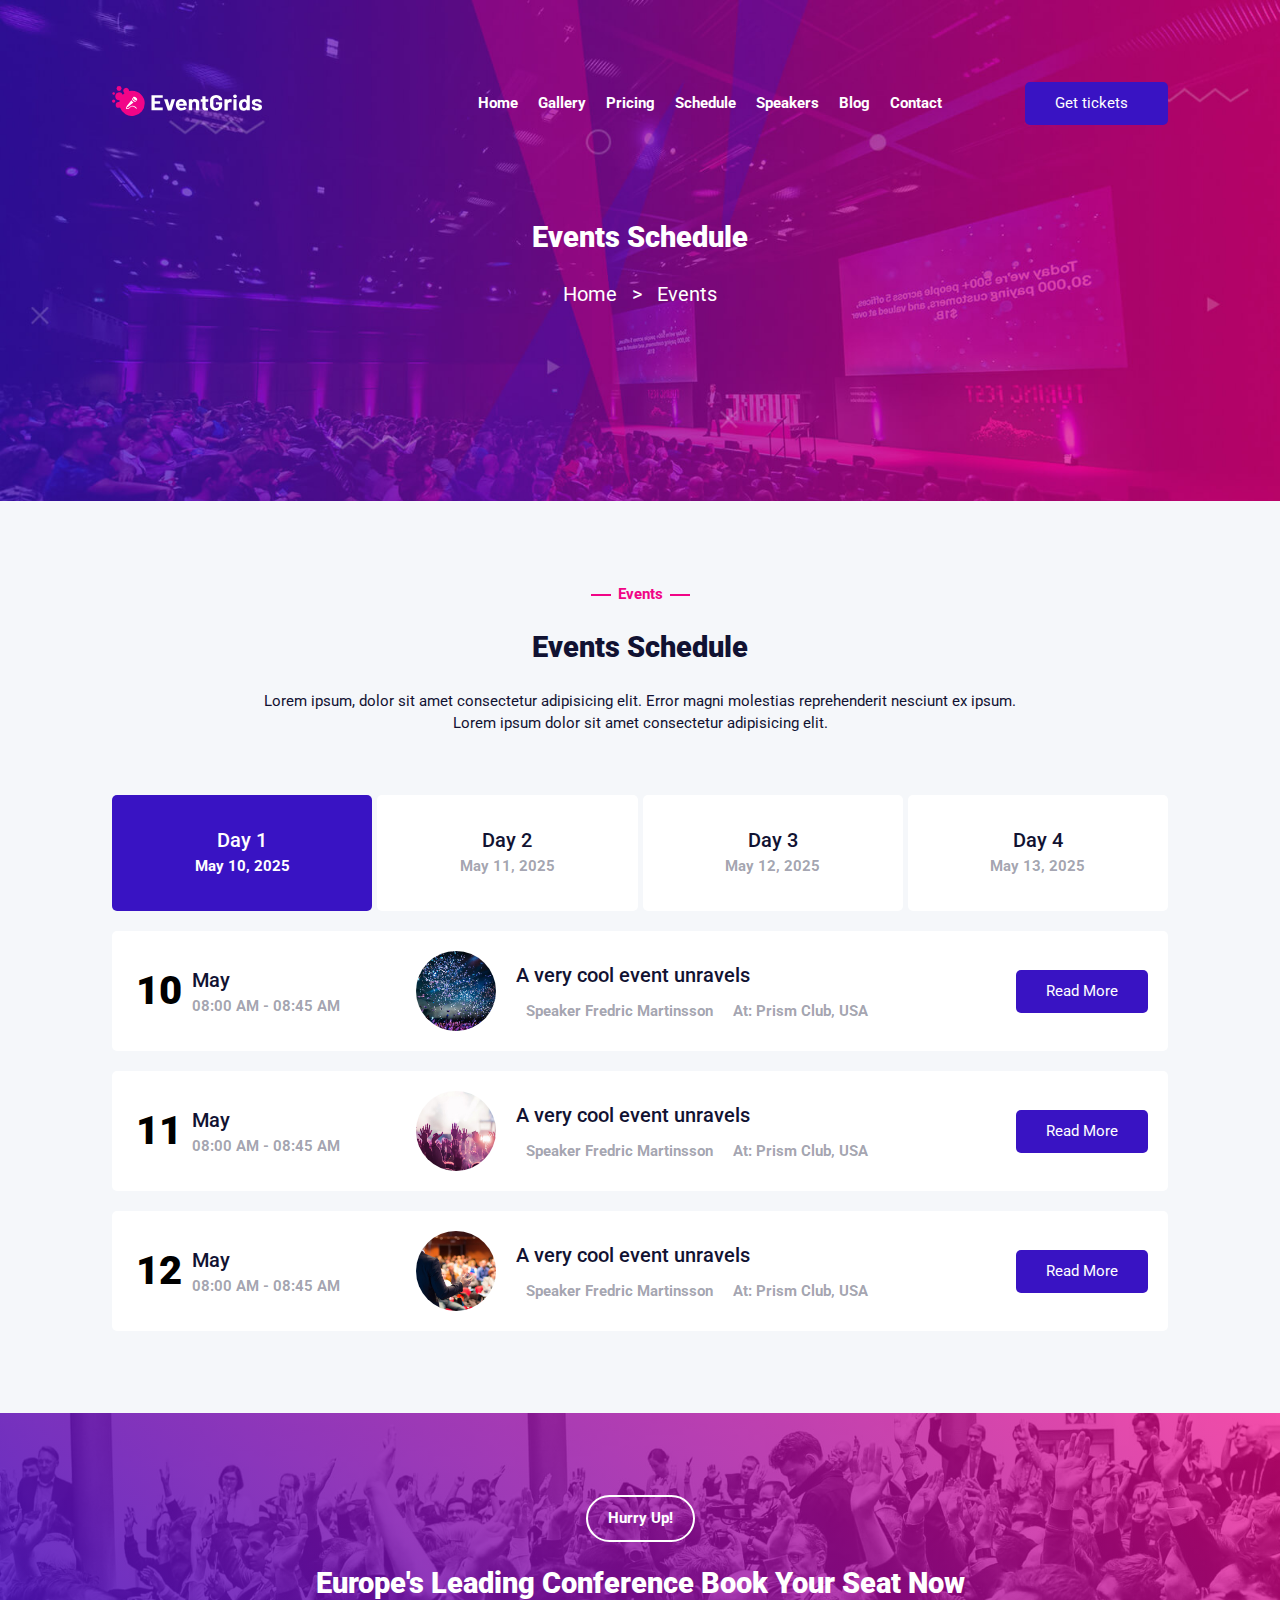
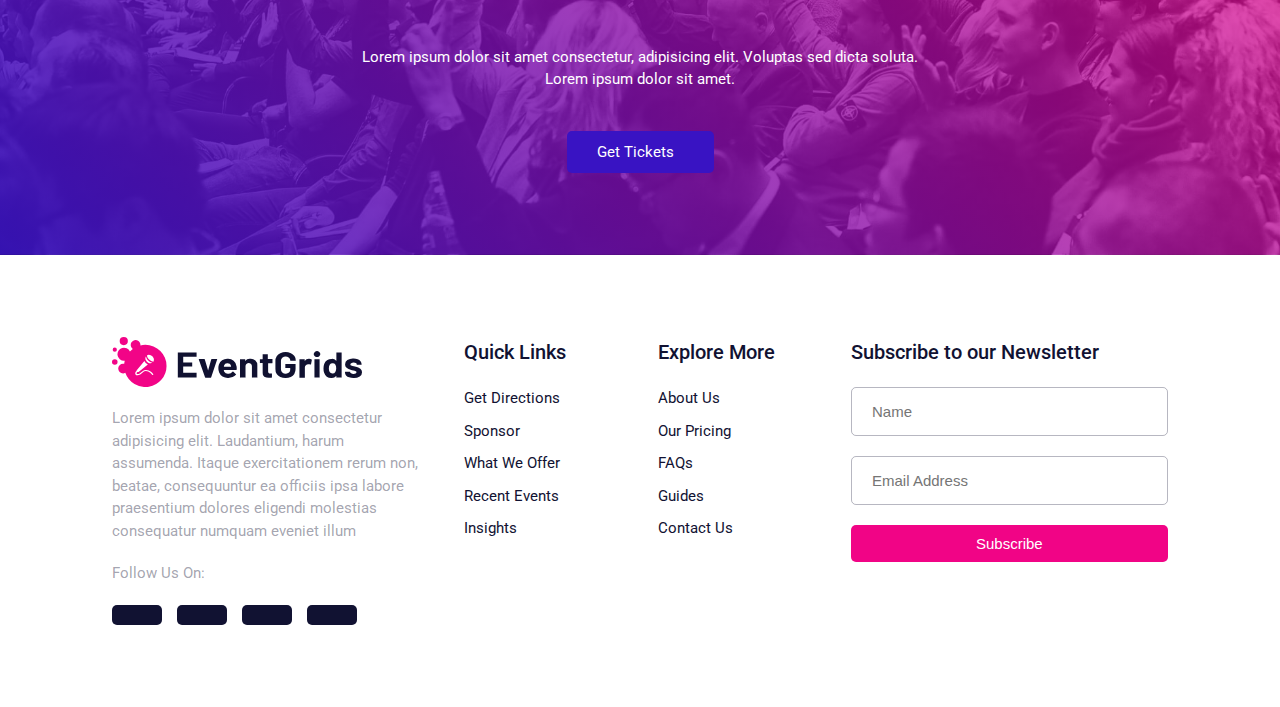
<file: up/schedule.html>
<!DOCTYPE html>
<html lang="en">

<head>
    <meta charset="UTF-8">
    <meta http-equiv="X-UA-Compatible" content="IE=edge">
    <meta name="viewport" content="width=device-width, initial-scale=1.0">
    <title>Schedule - EventGrids</title>
    <link rel="icon" type="image/x-icon" href="./images/favicon.svg">
    <link rel="preconnect" href="https://fonts.googleapis.com">
    <link rel="preconnect" href="https://fonts.gstatic.com" crossorigin>
    <link
        href="https://fonts.googleapis.com/css2?family=Oswald:wght@200;300;400;500;600;700&family=Roboto:wght@100;300;400;500;700;900&display=swap"
        rel="stylesheet">
    <link rel="stylesheet"
        href="https://cdnjs.cloudflare.com/ajax/libs/font-awesome/6.1.1/css/all.min.css"
        integrity="sha512-KfkfwYDsLkIlwQp6LFnl8zNdLGxu9YAA1QvwINks4PhcElQSvqcyVLLD9aMhXd13uQjoXtEKNosOWaZqXgel0g=="
        crossorigin="anonymous" referrerpolicy="no-referrer" />
    <link rel="stylesheet" href="./css/main-style.css">
</head>

<body>
    <header class="header padd sec-flex ">
        <nav class="header__nav">
            <a href="#" class="header__nav--logo">
                <img src="./images/header/logo.svg" alt="Logo">
            </a>
            <div class="header__nav--hamburger">
                <div class="line"></div>
                <div class="line"></div>
            </div>
            <ul class="header__nav--links">
                <a href="#" class="header__nav--links__link">Home</a>
                <a href="gallery.html" class="header__nav--links__link" target="_blank">Gallery</a>
                <a href="pricing.html" class="header__nav--links__link" target="_blank">Pricing</a>
                <a href="schedule.html" class="header__nav--links__link"
                    target="_blank">Schedule</a>
                <a href="speakers.html" class="header__nav--links__link"
                    target="_blank">Speakers</a>
                <a href="blog.html" class="header__nav--links__link" target="_blank">Blog</a>
                <a href="contact.html" class="header__nav--links__link" target="_blank">Contact</a>
            </ul>
            <a href="pricing.html" class="header__nav--cta sec-link">Get tickets <i
                    class="fas fa-ticket"></i></a>

        </nav>
        <!-- HEADER REDIRECT -->
        <section class="header__redirect">
            <h2 class="header__redirect--title sec-title">Events Schedule</h2>
            <div class="header__redirect--links">
                <a href="index.html" target="_blank">Home</a>
                <span>></span>
                <a href="#">Events</a>
            </div>
        </section>
    </header>
    <section class="events padd sec-flex">
        <h6 class="events__mini-title sec-mini-title">Events</h6>
        <h2 class="events__title sec-title">Events Schedule</h2>
        <p class="events__desc sec-para">Lorem ipsum, dolor sit amet consectetur adipisicing
            elit. Error magni molestias reprehenderit nesciunt ex ipsum.
            <span>Lorem ipsum dolor sit amet consectetur adipisicing elit.</span>
        </p>
        <div class="events__days">
            <div class="events__days--day current">
                <p class="sec-sub-title">Day 1</p>
                <p class="sec-sub-para">May 10, 2025</p>
            </div>
            <div class="events__days--day">
                <p class="sec-sub-title">Day 2</p>
                <p class="sec-sub-para">May 11, 2025</p>
            </div>
            <div class="events__days--day">
                <p class="sec-sub-title">Day 3</p>
                <p class="sec-sub-para">May 12, 2025</p>
            </div>
            <div class="events__days--day">
                <p class="sec-sub-title">Day 4</p>
                <p class="sec-sub-para">May 13, 2025</p>
            </div>
        </div>
        <div class="events__timing">
            <div class="events__timing--event">
                <div class="events__timing--event__date-time">
                    <p>10</p>
                    <div>
                        <p class="sec-sub-title">May</p>
                        <p class="sec-sub-para">08:00 AM - 08:45 AM</p>
                    </div>
                </div>

                <div class="events__timing--event__desc">
                    <figure>
                        <img src="images/events/event-1.jpg" alt="Event Image">
                    </figure>
                    <div>
                        <p class="sec-sub-title">A very cool event unravels</p>
                        <p>
                            <i class="fas fa-user"></i>
                            <span class="sec-sub-para">Speaker Fredric Martinsson</span>
                            <i class="fas fa-location-dot"></i>
                            <span class="sec-sub-para">At: Prism Club, USA</span>
                        </p>
                    </div>
                </div>

                <a href="#" class="events__timing--event__link sec-link">Read More</a>
            </div>
            <div class="events__timing--event">
                <div class="events__timing--event__date-time">
                    <p>11</p>
                    <div>
                        <p class="sec-sub-title">May</p>
                        <p class="sec-sub-para">08:00 AM - 08:45 AM</p>
                    </div>
                </div>

                <div class="events__timing--event__desc">
                    <figure>
                        <img src="images/events/event-2.jpg" alt="Event Image">
                    </figure>
                    <div>
                        <p class="sec-sub-title">A very cool event unravels</p>
                        <p>
                            <i class="fas fa-user"></i>
                            <span class="sec-sub-para">Speaker Fredric Martinsson</span>
                            <i class="fas fa-location-dot"></i>
                            <span class="sec-sub-para">At: Prism Club, USA</span>
                        </p>
                    </div>
                </div>

                <a href="#" class="events__timing--event__link sec-link">Read More</a>
            </div>
            <div class="events__timing--event">
                <div class="events__timing--event__date-time">
                    <p>12</p>
                    <div>
                        <p class="sec-sub-title">May</p>
                        <p class="sec-sub-para">08:00 AM - 08:45 AM</p>
                    </div>
                </div>

                <div class="events__timing--event__desc">
                    <figure>
                        <img src="images/events/event-3.jpg" alt="Event Image">
                    </figure>
                    <div>
                        <p class="sec-sub-title">A very cool event unravels</p>
                        <p>
                            <i class="fas fa-user"></i>
                            <span class="sec-sub-para">Speaker Fredric Martinsson</span>
                            <i class="fas fa-location-dot"></i>
                            <span class="sec-sub-para">At: Prism Club, USA</span>
                        </p>
                    </div>
                </div>

                <a href="#" class="events__timing--event__link sec-link">Read More</a>
            </div>
        </div>
    </section>
    <section class="cta padd sec-flex">
        <h5 class="cta__mini-title pricing__container--plan__type">Hurry Up!</h5>
        <h2 class="cta__title sec-title">Europe's Leading Conference <span>Book Your Seat
                Now</span></h2>
        <p class="cta__desc sec-para">Lorem ipsum dolor sit amet consectetur, adipisicing elit.
            Voluptas sed dicta soluta.
            <span>Lorem ipsum dolor sit amet.</span>
        </p>
        <a href="#" class="cta__link sec-link header__nav--cta">Get Tickets <i
                class="fas fa-ticket"></i></a>
    </section>
    <footer class="footer padd">
        <div class="footer__info">
            <figure class="footer__info--logo">
                <img src="images/footer/dark-logo.svg" alt="Logo" />
            </figure>

            <p class="footer__info--desc sec-sub-para">
                Lorem ipsum dolor sit amet consectetur adipisicing elit. Laudantium,
                harum assumenda. Itaque exercitationem rerum non, beatae,
                consequuntur ea officiis ipsa labore praesentium dolores eligendi
                molestias consequatur numquam eveniet illum
            </p>

            <p class="footer__info--social sec-sub-para">Follow Us On:</p>

            <div class="footer__info--social-container">
                <i class="fa-brands fa-facebook-f"></i>
                <i class="fa-brands fa-twitter"></i>
                <i class="fa-brands fa-linkedin-in"></i>
                <i class="fa-brands fa-instagram"></i>
            </div>
        </div>

        <div class="footer__quick-links">
            <h3 class="footer__quick-links--title sec-sub-title">Quick Links</h3>

            <ul class="footer__quick-links--container">
                <li class="footer__quick-links--container__link">
                    <a href="#">Get Directions</a>
                </li>
                <li class="footer__quick-links--container__link">
                    <a href="#">Sponsor</a>
                </li>
                <li class="footer__quick-links--container__link">
                    <a href="#">What We Offer</a>
                </li>
                <li class="footer__quick-links--container__link">
                    <a href="#">Recent Events</a>
                </li>
                <li class="footer__quick-links--container__link">
                    <a href="#">Insights</a>
                </li>
            </ul>
        </div>

        <div class="footer__explore-more">
            <h3 class="footer__explore-more--title sec-sub-title">
                Explore More
            </h3>

            <ul class="footer__explore-more--container">
                <li class="footer__explore-more--container__link">
                    <a href="#">About Us</a>
                </li>
                <li class="footer__explore-more--container__link">
                    <a href="#">Our Pricing</a>
                </li>
                <li class="footer__explore-more--container__link">
                    <a href="#">FAQs</a>
                </li>
                <li class="footer__explore-more--container__link">
                    <a href="#">Guides</a>
                </li>
                <li class="footer__explore-more--container__link">
                    <a href="#">Contact Us</a>
                </li>
            </ul>
        </div>

        <div class="footer__newsletter">
            <h3 class="footer__newsletter--title sec-sub-title">
                Subscribe to our Newsletter
            </h3>

            <form class="footer__newsletter--form">
                <input type="text" placeholder="Name" />
                <input type="email" placeholder="Email Address" />
                <input class="sec-link" type="submit" value="Subscribe" />
            </form>
        </div>
    </footer>
    <!-- Script -->
    <script src="./js/app.js"></script>
</body>

</html>
</file>
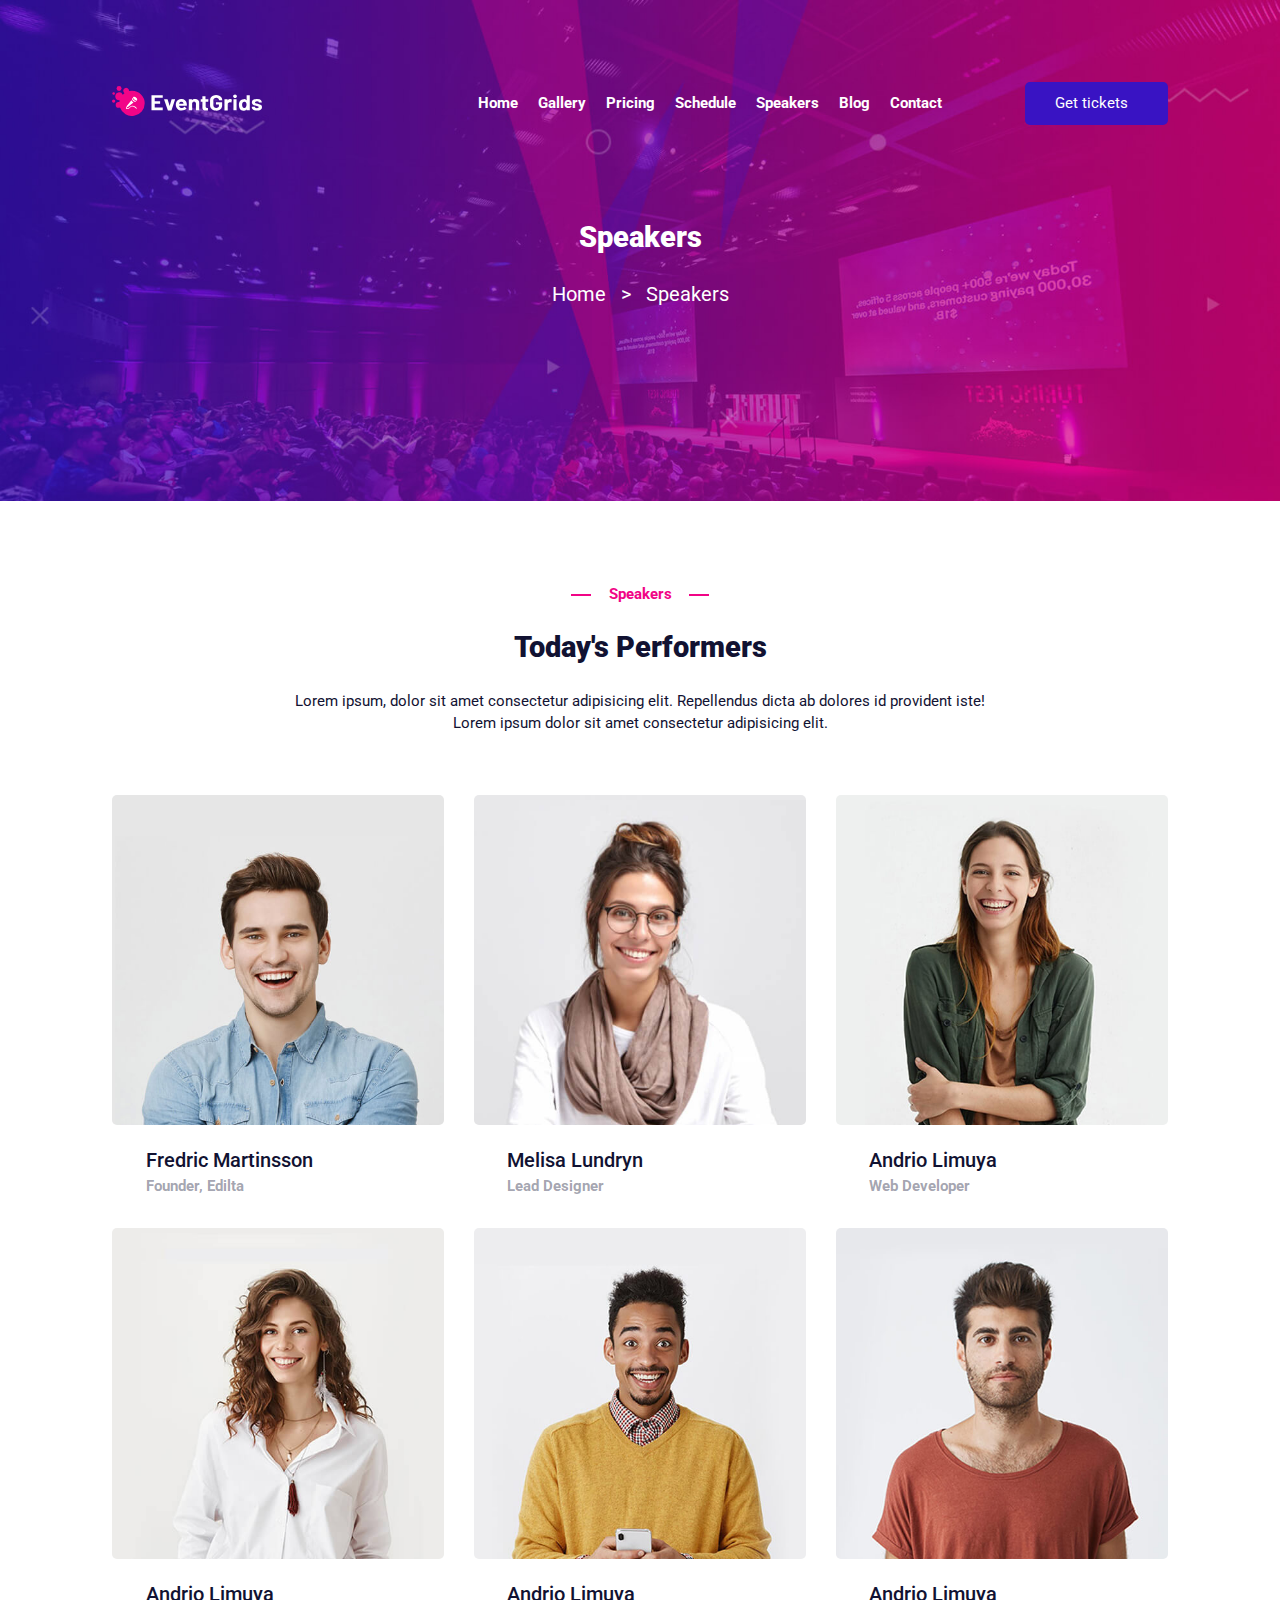
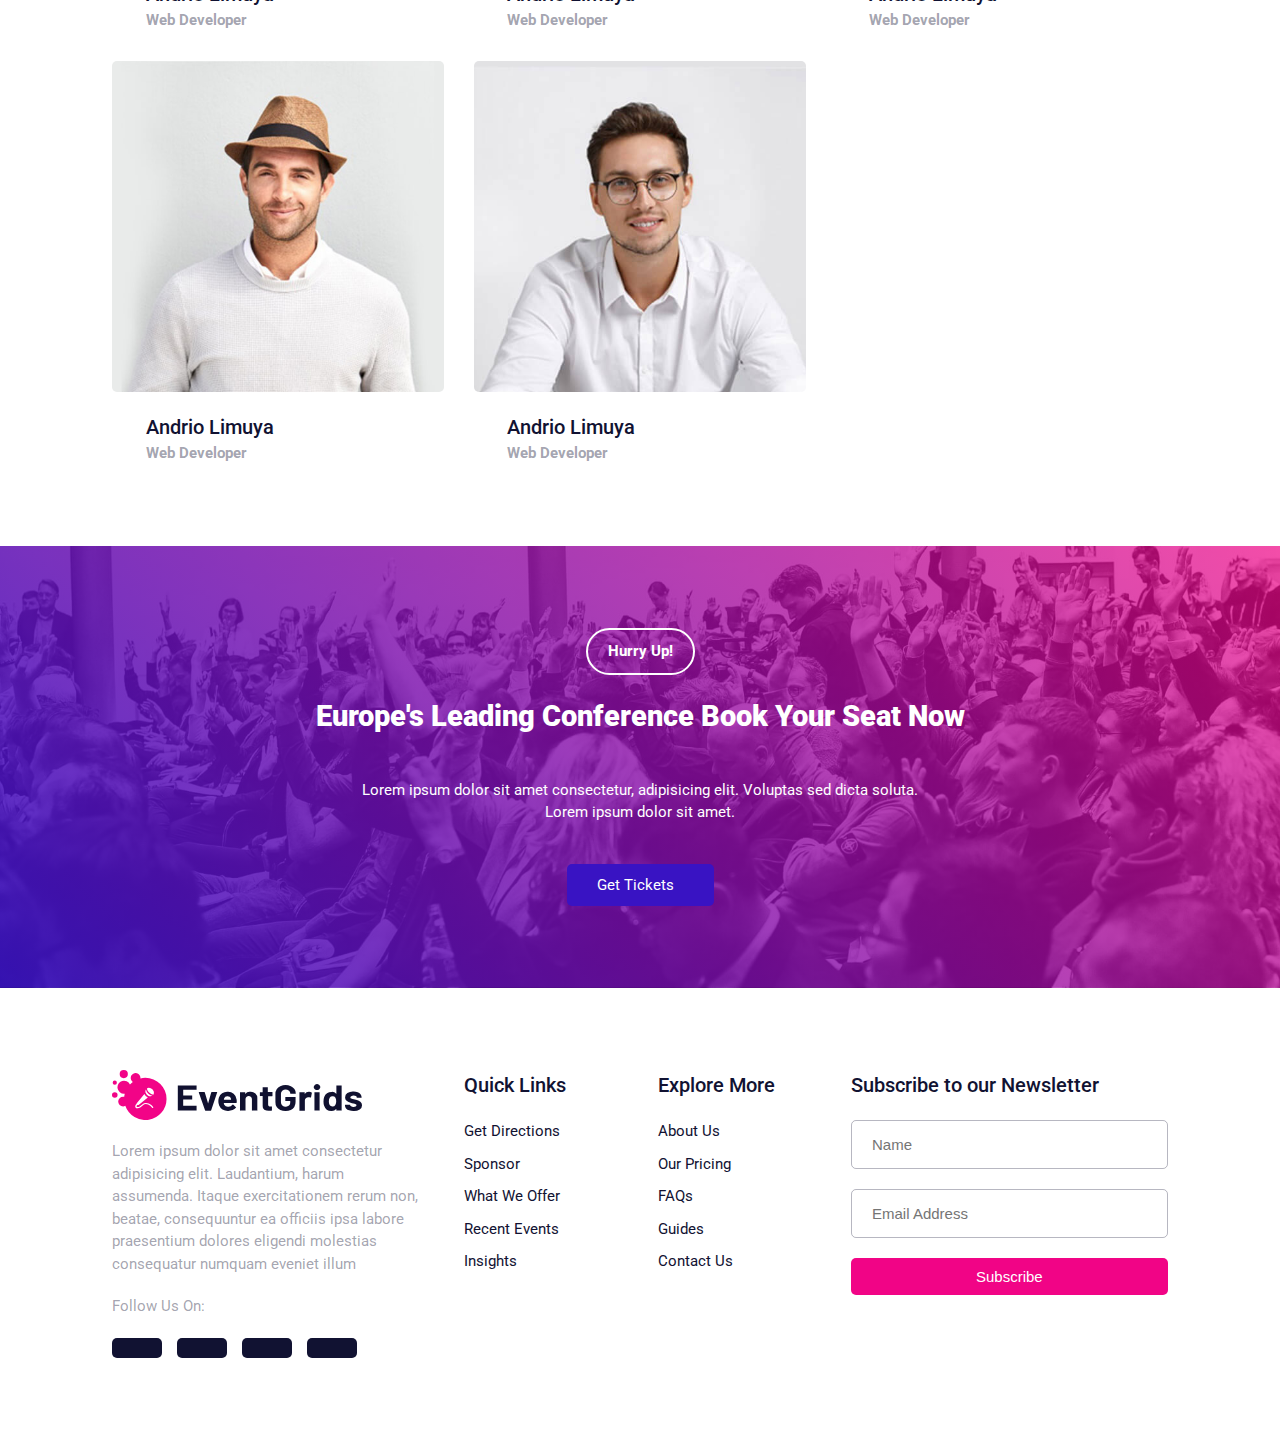
<file: up/speakers.html>
<!DOCTYPE html>
<html lang="en">

<head>
    <meta charset="UTF-8">
    <meta http-equiv="X-UA-Compatible" content="IE=edge">
    <meta name="viewport" content="width=device-width, initial-scale=1.0">
    <title>Speakers - EventGrids</title>
    <link rel="icon" type="image/x-icon" href="./images/favicon.svg">
    <link rel="preconnect" href="https://fonts.googleapis.com">
    <link rel="preconnect" href="https://fonts.gstatic.com" crossorigin>
    <link
        href="https://fonts.googleapis.com/css2?family=Oswald:wght@200;300;400;500;600;700&family=Roboto:wght@100;300;400;500;700;900&display=swap"
        rel="stylesheet">
    <link rel="stylesheet"
        href="https://cdnjs.cloudflare.com/ajax/libs/font-awesome/6.1.1/css/all.min.css"
        integrity="sha512-KfkfwYDsLkIlwQp6LFnl8zNdLGxu9YAA1QvwINks4PhcElQSvqcyVLLD9aMhXd13uQjoXtEKNosOWaZqXgel0g=="
        crossorigin="anonymous" referrerpolicy="no-referrer" />
    <link rel="stylesheet" href="./css/main-style.css">
</head>

<body>
    <header class="header padd sec-flex ">
        <nav class="header__nav">
            <a href="#" class="header__nav--logo">
                <img src="./images/header/logo.svg" alt="Logo">
            </a>
            <div class="header__nav--hamburger">
                <div class="line"></div>
                <div class="line"></div>
            </div>
            <ul class="header__nav--links">
                <a href="#" class="header__nav--links__link">Home</a>
                <a href="gallery.html" class="header__nav--links__link" target="_blank">Gallery</a>
                <a href="pricing.html" class="header__nav--links__link" target="_blank">Pricing</a>
                <a href="schedule.html" class="header__nav--links__link"
                    target="_blank">Schedule</a>
                <a href="speakers.html" class="header__nav--links__link"
                    target="_blank">Speakers</a>
                <a href="blog.html" class="header__nav--links__link" target="_blank">Blog</a>
                <a href="contact.html" class="header__nav--links__link" target="_blank">Contact</a>
            </ul>
            <a href="pricing.html" class="header__nav--cta sec-link">Get tickets <i
                    class="fas fa-ticket"></i></a>

        </nav>
        <!-- HEADER REDIRECT -->
        <section class="header__redirect">
            <h2 class="header__redirect--title sec-title">Speakers</h2>
            <div class="header__redirect--links">
                <a href="index.html" target="_blank">Home</a>
                <span>></span>
                <a href="#">Speakers</a>
            </div>
        </section>
    </header>
    <section class="speakers padd sec-flex">
        <h6 class="speakers__mini-title sec-mini-title">Speakers</h6>
        <h2 class="speakers__title sec-title">Today's Performers</h2>
        <p class="speakers__desc sec-para">
            Lorem ipsum, dolor sit amet consectetur adipisicing elit. Repellendus dicta ab
            dolores id provident iste!
            <span>Lorem ipsum dolor sit amet consectetur adipisicing elit.</span>
        </p>

        <div class="speakers__container responsive-grid">
            <div class="speakers__container--speaker">
                <figure class="speakers__container--speaker__img">
                    <img loading="lazy" src="images/speakers/speaker-1.jpg" alt="Event Performer" />
                </figure>

                <h3 class="speakers__container--speaker__name sec-sub-title">
                    Fredric Martinsson
                </h3>
                <p class="speakers__container--speaker__role sec-sub-para">
                    Founder, Edilta
                </p>

                <div class="speakers__container--speaker__social">
                    <i class="fa-brands fa-facebook-f"></i>
                    <i class="fa-brands fa-twitter"></i>
                    <i class="fa-brands fa-linkedin-in"></i>
                    <i class="fa-brands fa-instagram"></i>
                </div>
            </div>

            <div class="speakers__container--speaker">
                <figure class="speakers__container--speaker__img">
                    <img loading="lazy" src="images/speakers/speaker-2.jpg" alt="Event Performer" />
                </figure>

                <h3 class="speakers__container--speaker__name sec-sub-title">
                    Melisa Lundryn
                </h3>
                <p class="speakers__container--speaker__role sec-sub-para">
                    Lead Designer
                </p>

                <div class="speakers__container--speaker__social">
                    <i class="fa-brands fa-facebook-f"></i>
                    <i class="fa-brands fa-twitter"></i>
                    <i class="fa-brands fa-linkedin-in"></i>
                    <i class="fa-brands fa-instagram"></i>
                </div>
            </div>

            <div class="speakers__container--speaker">
                <figure class="speakers__container--speaker__img">
                    <img loading="lazy" src="images/speakers/speaker-3.jpg" alt="Event Performer" />
                </figure>

                <h3 class="speakers__container--speaker__name sec-sub-title">
                    Andrio Limuya
                </h3>
                <p class="speakers__container--speaker__role sec-sub-para">
                    Web Developer
                </p>

                <div class="speakers__container--speaker__social">
                    <i class="fa-brands fa-facebook-f"></i>
                    <i class="fa-brands fa-twitter"></i>
                    <i class="fa-brands fa-linkedin-in"></i>
                    <i class="fa-brands fa-instagram"></i>
                </div>
            </div>
            <div class="speakers__container--speaker">
                <figure class="speakers__container--speaker__img">
                    <img loading="lazy" src="images/speakers/speaker-4.jpg" alt="Event Performer" />
                </figure>

                <h3 class="speakers__container--speaker__name sec-sub-title">
                    Andrio Limuya
                </h3>
                <p class="speakers__container--speaker__role sec-sub-para">
                    Web Developer
                </p>

                <div class="speakers__container--speaker__social">
                    <i class="fa-brands fa-facebook-f"></i>
                    <i class="fa-brands fa-twitter"></i>
                    <i class="fa-brands fa-linkedin-in"></i>
                    <i class="fa-brands fa-instagram"></i>
                </div>
            </div>
            <div class="speakers__container--speaker">
                <figure class="speakers__container--speaker__img">
                    <img loading="lazy" src="images/speakers/speaker-5.jpg" alt="Event Performer" />
                </figure>

                <h3 class="speakers__container--speaker__name sec-sub-title">
                    Andrio Limuya
                </h3>
                <p class="speakers__container--speaker__role sec-sub-para">
                    Web Developer
                </p>

                <div class="speakers__container--speaker__social">
                    <i class="fa-brands fa-facebook-f"></i>
                    <i class="fa-brands fa-twitter"></i>
                    <i class="fa-brands fa-linkedin-in"></i>
                    <i class="fa-brands fa-instagram"></i>
                </div>
            </div>
            <div class="speakers__container--speaker">
                <figure class="speakers__container--speaker__img">
                    <img loading="lazy" src="images/speakers/speaker-6.jpg" alt="Event Performer" />
                </figure>

                <h3 class="speakers__container--speaker__name sec-sub-title">
                    Andrio Limuya
                </h3>
                <p class="speakers__container--speaker__role sec-sub-para">
                    Web Developer
                </p>

                <div class="speakers__container--speaker__social">
                    <i class="fa-brands fa-facebook-f"></i>
                    <i class="fa-brands fa-twitter"></i>
                    <i class="fa-brands fa-linkedin-in"></i>
                    <i class="fa-brands fa-instagram"></i>
                </div>
            </div>
            <div class="speakers__container--speaker">
                <figure class="speakers__container--speaker__img">
                    <img loading="lazy" src="images/speakers/speaker-7.jpg" alt="Event Performer" />
                </figure>

                <h3 class="speakers__container--speaker__name sec-sub-title">
                    Andrio Limuya
                </h3>
                <p class="speakers__container--speaker__role sec-sub-para">
                    Web Developer
                </p>

                <div class="speakers__container--speaker__social">
                    <i class="fa-brands fa-facebook-f"></i>
                    <i class="fa-brands fa-twitter"></i>
                    <i class="fa-brands fa-linkedin-in"></i>
                    <i class="fa-brands fa-instagram"></i>
                </div>
            </div>
            <div class="speakers__container--speaker">
                <figure class="speakers__container--speaker__img">
                    <img loading="lazy" src="images/speakers/speaker-8.jpg" alt="Event Performer" />
                </figure>

                <h3 class="speakers__container--speaker__name sec-sub-title">
                    Andrio Limuya
                </h3>
                <p class="speakers__container--speaker__role sec-sub-para">
                    Web Developer
                </p>

                <div class="speakers__container--speaker__social">
                    <i class="fa-brands fa-facebook-f"></i>
                    <i class="fa-brands fa-twitter"></i>
                    <i class="fa-brands fa-linkedin-in"></i>
                    <i class="fa-brands fa-instagram"></i>
                </div>
            </div>

    </section>
    <section class="cta padd sec-flex">
        <h5 class="cta__mini-title pricing__container--plan__type">Hurry Up!</h5>
        <h2 class="cta__title sec-title">Europe's Leading Conference <span>Book Your Seat
                Now</span></h2>
        <p class="cta__desc sec-para">Lorem ipsum dolor sit amet consectetur, adipisicing elit.
            Voluptas sed dicta soluta.
            <span>Lorem ipsum dolor sit amet.</span>
        </p>
        <a href="#" class="cta__link sec-link header__nav--cta">Get Tickets <i
                class="fas fa-ticket"></i></a>
    </section>
    <footer class="footer padd">
        <div class="footer__info">
            <figure class="footer__info--logo">
                <img src="images/footer/dark-logo.svg" alt="Logo" />
            </figure>

            <p class="footer__info--desc sec-sub-para">
                Lorem ipsum dolor sit amet consectetur adipisicing elit. Laudantium,
                harum assumenda. Itaque exercitationem rerum non, beatae,
                consequuntur ea officiis ipsa labore praesentium dolores eligendi
                molestias consequatur numquam eveniet illum
            </p>

            <p class="footer__info--social sec-sub-para">Follow Us On:</p>

            <div class="footer__info--social-container">
                <i class="fa-brands fa-facebook-f"></i>
                <i class="fa-brands fa-twitter"></i>
                <i class="fa-brands fa-linkedin-in"></i>
                <i class="fa-brands fa-instagram"></i>
            </div>
        </div>

        <div class="footer__quick-links">
            <h3 class="footer__quick-links--title sec-sub-title">Quick Links</h3>

            <ul class="footer__quick-links--container">
                <li class="footer__quick-links--container__link">
                    <a href="#">Get Directions</a>
                </li>
                <li class="footer__quick-links--container__link">
                    <a href="#">Sponsor</a>
                </li>
                <li class="footer__quick-links--container__link">
                    <a href="#">What We Offer</a>
                </li>
                <li class="footer__quick-links--container__link">
                    <a href="#">Recent Events</a>
                </li>
                <li class="footer__quick-links--container__link">
                    <a href="#">Insights</a>
                </li>
            </ul>
        </div>

        <div class="footer__explore-more">
            <h3 class="footer__explore-more--title sec-sub-title">
                Explore More
            </h3>

            <ul class="footer__explore-more--container">
                <li class="footer__explore-more--container__link">
                    <a href="#">About Us</a>
                </li>
                <li class="footer__explore-more--container__link">
                    <a href="#">Our Pricing</a>
                </li>
                <li class="footer__explore-more--container__link">
                    <a href="#">FAQs</a>
                </li>
                <li class="footer__explore-more--container__link">
                    <a href="#">Guides</a>
                </li>
                <li class="footer__explore-more--container__link">
                    <a href="#">Contact Us</a>
                </li>
            </ul>
        </div>

        <div class="footer__newsletter">
            <h3 class="footer__newsletter--title sec-sub-title">
                Subscribe to our Newsletter
            </h3>

            <form class="footer__newsletter--form">
                <input type="text" placeholder="Name" />
                <input type="email" placeholder="Email Address" />
                <input class="sec-link" type="submit" value="Subscribe" />
            </form>
        </div>
    </footer>
    <!-- Script -->
    <script src="./js/app.js"></script>
</body>

</html>
</file>
<file: up/css/main-style.css>
*,
*::before,
*::after {
  padding: 0;
  margin: 0;
  box-sizing: border-box;
}

:root {
  font-size: 62.5%;
}

body {
  font-family: "Roboto", sans-serif;
  line-height: 1.5;
}

a,
input[type=submit] {
  text-decoration: none;
  border-radius: 0.5rem;
  transition: all 0.2s ease-in-out;
}

li {
  list-style: none;
}

img {
  height: 100%;
  width: 100%;
  object-fit: cover;
}

input,
fieldset,
textarea {
  border: none;
  background: none;
  outline: none;
  border-radius: 0.5rem;
}

.container {
  display: grid;
  grid-template-columns: [container-start] repeat(12, minmax(min-content, 12.5rem));
  justify-content: center;
}

.overall-layout {
  grid-column: container-start/container-end;
}

.sec-flex {
  display: flex;
  flex-direction: column;
  align-items: center;
  gap: 2rem;
}

.padd {
  padding: calc(1rem + 8vh) calc(1rem + 8vw);
}

.sec-link,
inut[type=submit] {
  color: hsl(0deg, 0%, 100%);
  font-size: 1.5rem;
  padding: 1rem 3rem;
}

.sec-para {
  font-size: 1.5rem;
  color: hsl(238deg, 50%, 13%);
  text-align: center;
  margin-bottom: 4rem;
}
.sec-para span {
  display: block;
}

.sec-mini-title {
  font-size: 1.5rem;
  color: hsl(327deg, 97%, 48%);
  position: relative;
  display: inline-block;
}
.sec-mini-title::before, .sec-mini-title::after {
  content: "";
  position: absolute;
  top: 50%;
  height: 0.2rem;
  width: 2rem;
  translate: 0 -50%;
  background-color: hsl(327deg, 97%, 48%);
}
.sec-mini-title::before {
  left: -60%;
}
.sec-mini-title::after {
  right: -60%;
}

.sec-title {
  font-size: calc(1rem + 1.5vw);
  font-weight: 900;
  color: hsl(238deg, 50%, 13%);
  text-align: center;
}

.sec-sub-para {
  font-size: 1.5rem;
  font-weight: 700;
  color: rgba(17, 18, 50, 0.4);
}

.responsive-grid {
  width: 100%;
  display: grid;
  grid-template-columns: repeat(auto-fit, minmax(30rem, 1fr));
  gap: 3rem;
}

.sec-sub-title {
  font-size: 2rem;
  font-weight: 500;
  color: hsl(238deg, 50%, 13%);
  transition: all 0.25s ease-in-out;
  color: hsl(327deg, 97%, 48%);
}
@media (hover) {
  .sec-sub-title {
    color: hsl(238deg, 50%, 13%);
  }
  .sec-sub-title:hover {
    color: hsl(327deg, 97%, 48%);
  }
}

.header {
  background-image: url("../images/hero/hero-bg.jpg");
  background-size: cover;
  padding-bottom: calc(2rem + 12vh + 1rem + 6vh);
  gap: calc(4rem + 4vw);
}
.header__nav {
  width: 100%;
  display: flex;
  justify-content: space-between;
  align-items: center;
  flex-wrap: wrap;
  gap: 2rem;
}
.header__nav--logo {
  width: 20rem;
}
.header__nav--logo img {
  height: 75%;
  width: 75%;
}
.header__nav--links {
  display: flex;
  justify-content: center;
  gap: 2rem;
}
.header__nav--links__link {
  color: hsl(0deg, 0%, 100%);
  font-size: 1.5rem;
  font-weight: 700;
}
.header__nav--cta {
  background-color: hsl(253deg, 82%, 42%);
  display: flex;
  align-items: center;
  justify-content: center;
  column-gap: 1rem;
}
.header__nav--cta:hover {
  background-color: hsl(327deg, 97%, 48%);
}
.header__hero {
  display: grid;
  justify-items: center;
  gap: 3rem;
  text-align: center;
  color: hsl(0deg, 0%, 100%);
}
.header__hero--location {
  font-size: 1.5rem;
  font-weight: 500;
  background-color: rgba(245, 247, 250, 0.2);
  padding: 1rem 3rem;
  border-radius: 0.5rem;
  display: flex;
  align-items: center;
  column-gap: 1rem;
}
.header__hero--title {
  font-size: calc(1rem + 2vw);
  font-weight: 900;
  line-height: 1.1;
}
.header__hero--title span {
  display: block;
}
.header__hero--para {
  color: hsl(0deg, 0%, 100%);
}
.header__hero--tickets-link {
  background-color: hsl(327deg, 97%, 48%);
}
.header__hero--tickets-link:hover {
  background-color: hsl(253deg, 82%, 42%);
}
.header__redirect {
  display: flex;
  flex-direction: column;
  align-items: center;
  gap: 2rem;
}
.header__redirect--title {
  color: hsl(0deg, 0%, 100%);
}
.header__redirect--links {
  display: flex;
  gap: 1.5rem;
}
.header__redirect--links a,
.header__redirect--links span {
  font-size: 2rem;
  color: hsl(0deg, 0%, 100%);
}

.countdown {
  background-color: hsl(216deg, 33%, 97%);
  padding-bottom: 0;
}
.countdown__content {
  background-image: url("../images/countdown/bg.png");
  background-color: hsl(253deg, 82%, 42%);
  border: 1rem solid rgba(245, 247, 250, 0.3);
  border-radius: 0.5rem;
  translate: 0 -50%;
  display: flex;
  justify-content: space-between;
  align-items: center;
  gap: 2rem;
  position: relative;
}
.countdown__content::before, .countdown__content::after {
  content: "";
  position: absolute;
  top: 0;
  height: 100%;
  width: 100%;
  background-size: cover;
}
.countdown__content::before {
  left: 0;
  background-image: url("../images/countdown/left-shape.png");
}
.countdown__content::after {
  right: 0;
  background-image: url("../images/countdown/right-shape.png");
}
.countdown__content--day, .countdown__content--hour, .countdown__content--minute, .countdown__content--second {
  display: flex;
  align-items: center;
  gap: 2rem;
  z-index: 1;
}
.countdown__content--day div, .countdown__content--hour div, .countdown__content--minute div, .countdown__content--second div {
  display: flex;
  flex-direction: column;
  align-items: center;
  color: hsl(0deg, 0%, 100%);
}
.countdown__content--day div p:first-child, .countdown__content--hour div p:first-child, .countdown__content--minute div p:first-child, .countdown__content--second div p:first-child {
  font-size: calc(1rem + 2vw);
  font-weight: 700;
}
.countdown__content--day div p:last-child, .countdown__content--hour div p:last-child, .countdown__content--minute div p:last-child, .countdown__content--second div p:last-child {
  font-size: calc(1rem + 1vw);
  font-weight: 400;
}
.countdown__content--day p, .countdown__content--hour p, .countdown__content--minute p, .countdown__content--second p {
  color: hsl(0deg, 0%, 100%);
  font-size: calc(1rem + 2vw);
  font-weight: 700;
}

.features {
  background-color: hsl(216deg, 33%, 97%);
  padding-top: 0;
}
.features__mini-title::before {
  left: -25%;
}
.features__mini-title::after {
  right: -25%;
}
.features__container--feature {
  display: grid;
  grid-template-columns: repeat(4, 1fr);
  grid-template-rows: repeat(3, min-content);
  place-items: start;
  gap: 1.5rem;
  background-color: hsl(0deg, 0%, 100%);
  border-radius: 0.5rem;
  padding: 3rem 3rem;
  position: relative;
  overflow: hidden;
}
.features__container--feature__icon {
  grid-column: 1/2;
  grid-row: 1/2;
  font-size: 2.5rem;
  padding: 1.5rem 1.5rem;
  color: hsl(0deg, 0%, 100%);
  background-color: hsl(253deg, 82%, 42%);
  border-radius: 0.5rem;
  transition: all 0.25s ease-in-out;
}
.features__container--feature__number {
  grid-column: 4/5;
  grid-row: 1/2;
  justify-self: end;
  font-size: 4rem;
  color: rgba(17, 18, 50, 0.05);
}
.features__container--feature__desc {
  grid-column: 1/-1;
  grid-row: 2/3;
  font-size: 2rem;
}
.features__container--feature__title {
  grid-column: 1/-1;
  grid-row: 3/4;
  font-size: 2rem;
}
.features__container--feature::before, .features__container--feature::after {
  content: "";
  position: absolute;
  height: 30%;
  width: 2rem;
  background-repeat: no-repeat;
  transition: all 0.25s ease-in-out;
}
.features__container--feature::before {
  top: 0;
  left: 0;
  background-image: url("../images/features/dots-blue.svg");
}
.features__container--feature::after {
  bottom: 0;
  right: 0;
  background-image: url("../images/features/dots-pink.svg");
}
@media (hover) {
  .features__container--feature::before {
    left: -3rem;
  }
  .features__container--feature::after {
    right: -3rem;
  }
  .features__container--feature:hover::before {
    left: 0;
  }
  .features__container--feature:hover::after {
    right: 0;
  }
}

.about {
  display: flex;
  align-items: center;
  gap: 3rem;
  background-image: url("../images/about/about-bg.png");
  background-color: hsl(238deg, 50%, 13%);
  background-repeat: no-repeat;
  background-size: cover;
}
.about__img {
  flex-basis: 30%;
  height: 100%;
}
.about__content {
  flex-basis: 50%;
  display: flex;
  flex-direction: column;
  justify-content: flex-start;
  align-items: flex-start;
  gap: 2rem;
}
.about__content--mini-title {
  color: hsl(0deg, 0%, 100%);
}
.about__content--mini-title::before, .about__content--mini-title::after {
  display: none;
}
.about__content--title {
  text-transform: capitalize;
}
.about__content--title, .about__content--para, .about__content--date {
  color: hsl(0deg, 0%, 100%);
}
.about__content--para {
  text-align: left;
}
.about__content--para span {
  margin-top: 1.5rem;
}
.about__content--date span {
  display: inline-block;
  margin-right: 1rem;
  padding: 1rem;
  background-color: hsl(327deg, 97%, 48%);
  border-radius: 50%;
}

.speakers__container--speaker {
  display: grid;
  grid-template-columns: repeat(10, 1fr);
  grid-template-rows: repeat(9, min-content) 2rem repeat(2, min-content);
  position: relative;
  overflow: hidden;
}
.speakers__container--speaker__img {
  grid-column: 1/-1;
  grid-row: 1/10;
}
.speakers__container--speaker__img img {
  border-radius: 0.5rem;
}
.speakers__container--speaker__name {
  grid-column: 2/-1;
  grid-row: 11/12;
}
.speakers__container--speaker__role {
  grid-column: 2/-1;
  grid-row: 12/-1;
}
.speakers__container--speaker__social {
  position: absolute;
  top: 70%;
  left: 50%;
  transform: translateX(-50%);
  transition: all 0.5s ease-in-out;
  display: flex;
  column-gap: 1rem;
}
.speakers__container--speaker__social i {
  font-size: 2rem;
  color: hsl(0deg, 0%, 100%);
  padding: 1rem;
  border-radius: 0.5rem;
  opacity: 0.7;
  cursor: pointer;
}
.speakers__container--speaker__social i:first-child {
  background-color: hsl(221deg, 44%, 42%);
}
.speakers__container--speaker__social i:nth-child(2) {
  background-color: hsl(206deg, 82%, 63%);
}
.speakers__container--speaker__social i:nth-child(3) {
  background-color: hsl(201deg, 100%, 35%);
}
.speakers__container--speaker__social i:last-child {
  background-color: hsl(329deg, 100%, 50%);
}
@media (hover) {
  .speakers__container--speaker__social {
    left: -10rem;
    opacity: 0;
  }
  .speakers__container--speaker:hover .speakers__container--speaker__social {
    left: 50%;
    opacity: 1;
  }
}

.events {
  background-color: hsl(216deg, 33%, 97%);
}
.events__days {
  width: 100%;
  display: grid;
  grid-template-columns: repeat(auto-fit, minmax(15rem, 1fr));
  gap: 0.5rem;
}
.events__days--day {
  padding: 3rem 3rem;
  background-color: hsl(0deg, 0%, 100%);
  background-repeat: 0.5rem;
  transition: all 0.25s ease-in-out;
  border-bottom: 4px solid transparent;
  text-align: center;
  border-radius: 0.5rem;
}
.events__days--day:not(.events__days--day.current):hover {
  border-bottom: 4px solid hsl(327deg, 97%, 48%);
  cursor: pointer;
}
.events__days--day.current {
  background-color: hsl(253deg, 82%, 42%);
}
.events__days--day.current p {
  color: hsl(0deg, 0%, 100%);
}
.events__timing {
  width: 100%;
  display: grid;
  grid-template-columns: 1fr;
  grid-auto-rows: min-content;
  gap: 2rem;
}
.events__timing--event {
  padding: 2rem 2rem;
  background-color: hsl(0deg, 0%, 100%);
  border-radius: 0.5rem;
  transition: all 0.25s ease-in-out;
  border-left: 4px solid transparent;
  display: grid;
  grid-template-columns: 1fr 2fr 1fr;
  justify-content: space-between;
  gap: 2rem;
}
.events__timing--event:hover {
  border-left: 4px solid hsl(327deg, 97%, 48%);
}
.events__timing--event__date-time {
  display: flex;
  align-items: center;
  column-gap: 1rem;
}
.events__timing--event__date-time > p {
  font-size: 4rem;
  font-weight: 900;
}
.events__timing--event__desc {
  justify-self: center;
  display: flex;
  align-items: center;
  gap: 2rem;
}
.events__timing--event__desc figure {
  height: 8rem;
  width: 8rem;
}
.events__timing--event__desc figure img {
  border-radius: 50%;
}
.events__timing--event__desc div {
  display: flex;
  flex-direction: column;
  gap: 1rem;
}
.events__timing--event__desc div p:last-of-type {
  display: flex;
  align-items: center;
  gap: 1rem;
}
.events__timing--event__desc div p:last-of-type i {
  color: hsl(327deg, 97%, 48%);
  font-size: 1.5rem;
}
.events__timing--event__link {
  place-self: center end;
  background-color: hsl(253deg, 82%, 42%);
}
.events__timing--event__link:hover {
  background-color: hsl(327deg, 97%, 48%);
}
.events__more-events {
  margin-top: 4rem;
  background-color: hsl(327deg, 97%, 48%);
}
.events__more-events:hover {
  background-color: hsl(253deg, 82%, 42%);
}

.pricing {
  background: linear-gradient(45deg, hsla(253deg, 82%, 42%, 0.9), hsla(327deg, 97%, 48%, 0.7)), url("../images/pricing/pricing-bg.jpg");
  background-size: cover;
  background-position: center;
}
.pricing__mini-title {
  color: hsl(0deg, 0%, 100%);
}
.pricing__mini-title::before, .pricing__mini-title::after {
  content: "";
  background-color: clrs-color-theme("4");
}
.pricing__title, .pricing__desc {
  color: hsl(0deg, 0%, 100%);
}
.pricing__container--plan {
  display: flex;
  flex-direction: column;
  align-items: center;
  row-gap: 2rem;
  background-color: hsl(0deg, 0%, 100%);
  padding: 4rem 3rem;
  border-radius: 0.5rem;
  transition: all 0.25s ease-in-out;
}
.pricing__container--plan:hover {
  transform: translateY(-1rem);
}
.pricing__container--plan__type {
  font-size: 1.5rem;
  padding: 1rem 2rem;
  border-radius: 5rem;
}
.pricing__container--plan:nth-child(2n+1) .pricing__container--plan__type {
  border: 2px solid hsl(253deg, 82%, 42%);
  color: hsl(253deg, 82%, 42%);
}
.pricing__container--plan:nth-child(2n) .pricing__container--plan__type {
  border: 2px solid hsl(327deg, 97%, 48%);
  color: hsl(327deg, 97%, 48%);
}
.pricing__container--plan__ticket {
  font-weight: 400;
  text-align: center;
}
.pricing__container--plan__price {
  font-size: 3.5rem;
  font-weight: 500;
}
.pricing__container--plan:nth-child(2n+1) .pricing__container--plan__get-ticket {
  background-color: hsl(253deg, 82%, 42%);
}
.pricing__container--plan:nth-child(2n+1) .pricing__container--plan__get-ticket:hover {
  background-color: hsl(327deg, 97%, 48%);
}
.pricing__container--plan:nth-child(2n) .pricing__container--plan__get-ticket {
  background-color: hsl(327deg, 97%, 48%);
}
.pricing__container--plan:nth-child(2n) .pricing__container--plan__get-ticket:hover {
  background-color: hsl(253deg, 82%, 42%);
}
.pricing__container--plan__get-ticket {
  margin-bottom: 2rem;
  position: relative;
}
.pricing__container--plan__get-ticket::before, .pricing__container--plan__get-ticket::after {
  content: "";
  position: absolute;
  height: 2rem;
  width: 2rem;
  top: 50%;
  border-radius: 50%;
  background-color: hsl(0deg, 0%, 100%);
  border: 1px solid transparent;
}
.pricing__container--plan__get-ticket::before {
  left: 0;
  transform: translateX(-50%) translateY(-50%);
}
.pricing__container--plan__get-ticket::after {
  right: 0;
  transform: translateX(50%) translateY(-50%);
}
.pricing__container--plan__features {
  display: flex;
  flex-direction: column;
  align-items: center;
  row-gap: 1rem;
}
.pricing__container--plan__features li {
  font-size: 1.3rem;
  color: rgba(17, 18, 50, 0.7);
}

.testimonials {
  background-image: linear-gradient(45deg, hsla(253deg, 82%, 42%, 0.9), hsla(327deg, 97%, 48%, 0.7));
}
.testimonials__mini-title, .testimonials__title, .testimonials__desc {
  color: hsl(0deg, 0%, 100%);
}
.testimonials__mini-title::before, .testimonials__mini-title::after {
  background-color: hsl(216deg, 33%, 97%);
}
.testimonials__mini-title::before {
  left: -35%;
}
.testimonials__mini-title::after {
  right: -35%;
}
.testimonials__container--testimonial {
  display: flex;
  flex-direction: column;
  row-gap: 2rem;
  background-color: hsl(0deg, 0%, 100%);
  padding: 4rem 3rem;
  border-radius: 0.5rem;
}
.testimonials__container--testimonial__personal-info {
  display: flex;
  align-items: center;
  gap: 1rem;
}
.testimonials__container--testimonial__personal-info--img {
  width: 10rem;
  height: 10rem;
}
.testimonials__container--testimonial__personal-info--img img {
  border-radius: 50%;
  object-position: 65% center;
}
.testimonials__container--testimonial__personal-info div p:last-of-type {
  display: flex;
  column-gap: 0.2rem;
  margin-top: 0.8rem;
}
.testimonials__container--testimonial__personal-info div p:last-of-type i {
  color: orange;
}
.testimonials__container--testimonial__desc {
  margin-bottom: 0;
  text-align: left;
}

.blogs__container {
  background-color: hsl(216deg, 33%, 97%);
}
.blogs__container--blog {
  display: flex;
  flex-direction: column;
  row-gap: 2rem;
  padding: 2rem 2rem 3rem;
  border-radius: 0.5rem;
  background-color: hsl(0deg, 0%, 100%);
  box-shadow: 2px 2px 15px rgba(115, 115, 115, 0.4);
  transition: all 0.3s ease-in-out;
  position: relative;
}
.blogs__container--blog:hover {
  box-shadow: none;
  transform: scale(0.97);
}
.blogs__container--blog__date {
  position: absolute;
  top: 3rem;
  left: 3rem;
  background-color: hsl(327deg, 97%, 48%);
  padding: 1rem;
  border-radius: inherit;
  color: hsl(0deg, 0%, 100%);
  transition: all 0.25s ease-in-out;
  display: flex;
  flex-direction: column;
}
.blogs__container--blog__date:hover {
  background-color: hsl(253deg, 82%, 42%);
}
.blogs__container--blog__date span:first-child {
  font-size: 2rem;
}
.blogs__container--blog__date span:last-child {
  font-size: 1.5rem;
  font-weight: 300;
}
.blogs__container--blog__category {
  color: hsl(253deg, 82%, 42%);
  font-size: 1.5rem;
  transition: inherit;
}
.blogs__container--blog__category:hover {
  color: hsl(327deg, 97%, 48%);
}
.blogs__container--blog__desc {
  font-weight: 400;
}
.blogs__container--blog__link {
  background-color: hsl(253deg, 82%, 42%);
  align-self: flex-start;
}
.blogs__container--blog__link:hover {
  background-color: hsl(327deg, 97%, 48%);
}

.cta {
  background: linear-gradient(45deg, hsla(253deg, 82%, 42%, 0.9), hsla(327deg, 97%, 48%, 0.7)), url("../images/call-action/call-bg.jpg");
  background-size: cover;
  background-position: center;
}
.cta__mini-title {
  border: 2px solid hsl(0deg, 0%, 100%);
}
.cta__mini-title, .cta__title, .cta__desc {
  color: hsl(0deg, 0%, 100%);
}
.cta__desc {
  margin: 2rem;
}

.footer {
  display: flex;
  flex-wrap: wrap;
  justify-content: space-between;
  gap: 5rem 3rem;
}
.footer__info, .footer__newsletter {
  flex-basis: 30%;
}
.footer__quick-links, .footer__explore-more {
  flex-basis: 15%;
  display: flex;
  flex-direction: column;
  row-gap: 2rem;
}
.footer__quick-links--container, .footer__explore-more--container {
  display: flex;
  flex-direction: column;
  row-gap: 1rem;
}
.footer__quick-links--container__link a, .footer__explore-more--container__link a {
  font-size: 1.5rem;
  color: hsl(238deg, 50%, 13%);
}
.footer__quick-links--container__link a:hover, .footer__explore-more--container__link a:hover {
  color: hsl(327deg, 97%, 48%);
}
.footer__info {
  display: flex;
  flex-direction: column;
  row-gap: 2rem;
}
.footer__info--logo {
  width: 25rem;
  height: 5rem;
}
.footer__info--desc, .footer__info--social {
  font-weight: 400;
}
.footer__info--social-container {
  display: grid;
  grid-template-columns: repeat(4, 5rem);
  column-gap: 1.5rem;
}
.footer__info--social-container i {
  padding: 1rem 1.5rem;
  background-color: hsl(238deg, 50%, 13%);
  color: hsl(0deg, 0%, 100%);
  text-align: center;
  font-size: 1.5rem;
  border-radius: 0.5rem;
  cursor: pointer;
  transition: all 0.25s ease-in;
}
.footer__info--social-container i:hover {
  background-color: hsl(327deg, 97%, 48%);
}
.footer__newsletter {
  display: flex;
  flex-direction: column;
  row-gap: 2rem;
}
.footer__newsletter--form {
  display: flex;
  flex-direction: column;
  row-gap: 2rem;
}
.footer__newsletter--form input[type=text],
.footer__newsletter--form input[type=email] {
  padding: 1.5rem 2rem;
  border: 1px solid rgba(17, 18, 50, 0.3);
  font-size: 1.5rem;
}
.footer__newsletter--form input[type=submit] {
  background-color: hsl(327deg, 97%, 48%);
  cursor: pointer;
}

.gallery__container--img {
  overflow: hidden;
}
.gallery__container--img img {
  transition: all 0.25s ease-in-out;
}
.gallery__container--img img:hover {
  transform: scale(1.1);
}

.blog-page {
  display: flex;
  gap: 3rem;
}
.blog-page .blog__articles {
  grid-template-columns: repeat(auto-fit, minmax(28rem, 1fr));
  gap: 1rem;
  align-content: start;
}
.blog-page .blogs__popular-feeds {
  display: flex;
  flex-direction: column;
  row-gap: 2rem;
}
.blog-page .blogs__popular-feeds--search {
  display: flex;
  align-items: center;
  column-gap: 1rem;
  background-color: hsl(238deg, 50%, 13%);
  padding: 3rem 3rem;
  border-radius: 0.5rem;
}
.blog-page .blogs__popular-feeds--search fieldset {
  display: flex;
  align-items: center;
  justify-content: space-between;
  flex-grow: 1;
  background-color: hsl(0deg, 0%, 100%);
  padding: 1rem 1.5rem;
}
.blog-page .blogs__popular-feeds--search fieldset input,
.blog-page .blogs__popular-feeds--search fieldset i {
  padding: 1.5rem;
  font-size: 1.5rem;
}
.blog-page .blogs__popular-feeds--search fieldset i {
  background-color: hsl(253deg, 82%, 42%);
  color: hsl(0deg, 0%, 100%);
  border-radius: 0.5rem;
}
.blog-page .blogs__popular-feeds--content {
  display: flex;
  flex-direction: column;
  row-gap: 3rem;
  background-color: hsl(238deg, 50%, 13%);
  padding: 3rem 3rem;
  border-radius: 0.5rem;
}
.blog-page .blogs__popular-feeds--content__title {
  color: hsl(0deg, 0%, 100%);
}
.blog-page .blogs__popular-feeds--content__feed {
  display: grid;
  grid-template-columns: 10rem 3rem 10rem 10rem;
  grid-template-rows: repeat(2, 4rem);
}
.blog-page .blogs__popular-feeds--content__feed--img {
  grid-column: 1/2;
  grid-row: 1/span 2;
}
.blog-page .blogs__popular-feeds--content__feed--img img {
  border-radius: 0.5rem;
}
.blog-page .blogs__popular-feeds--content__feed--desc {
  grid-column: 3/-1;
  grid-row: 1/2;
  align-self: center;
  color: hsl(0deg, 0%, 100%);
}
.blog-page .blogs__popular-feeds--content__feed--date {
  grid-column: 2/-1;
  grid-row: 2/3;
  justify-self: end;
  align-self: end;
  color: hsl(0deg, 0%, 100%);
  font-size: 1.5rem;
}

.contact {
  display: flex;
  justify-content: space-between;
  gap: 4rem 2rem;
}
.contact__content, .contact__form {
  flex-basis: 50%;
  display: flex;
  flex-direction: column;
  row-gap: 3rem;
}
.contact__content--title, .contact__content--desc {
  text-align: left;
}
.contact__content--desc {
  margin-bottom: 0;
  color: hsla(238deg, 49%, 13%, 0.5);
}
.contact__form fieldset {
  display: flex;
  gap: 1rem;
}
.contact__form fieldset input {
  flex-grow: 1;
}
.contact__form input,
.contact__form textarea {
  padding: 1.5rem 2rem;
  border: 1px solid rgba(17, 18, 50, 0.3);
  font-size: 1.5rem;
  width: 100%;
}
.contact__form input[type=submit] {
  background-color: hsl(253deg, 82%, 42%);
  color: hsl(0deg, 0%, 100%);
  cursor: pointer;
  border: none;
}
.contact__form input[type=submit]:hover {
  background-color: hsl(327deg, 97%, 48%);
}
.contact__form textarea {
  font-family: "Roboto", sans-serif;
}

@media screen and (min-width: 1500px) {
  body {
    background-color: hsl(216deg, 33%, 97%);
  }
}
@media screen and (max-width: 1100px) {
  .header__nav--links {
    flex-basis: 100%;
    order: 3;
  }
  .header__hero {
    gap: 2rem;
  }
  .header__hero--title {
    font-size: 3.5rem;
  }
  .events__timing--event {
    grid-template-columns: 1fr;
    grid-template-rows: repeat(2, min-content);
  }
  .events__timing--event__date-time {
    justify-self: center;
  }
  .events__timing--event__desc {
    grid-column: 1/2;
    grid-row: 2/3;
    justify-self: start;
  }
  .events__timing--event__link {
    grid-column: 1/2;
    grid-row: 2/3;
    justify-self: end;
  }
  .blog-page .blogs__popular-feeds--content__feed {
    grid-template-columns: 1fr;
    grid-template-rows: repeat(3, auto);
  }
  .blog-page .blogs__popular-feeds--content__feed--img, .blog-page .blogs__popular-feeds--content__feed--desc, .blog-page .blogs__popular-feeds--content__feed--date {
    grid-column: auto/auto;
    grid-row: auto/auto;
  }
}
@media screen and (max-width: 800px) {
  .events .events__timing--event {
    grid-template-rows: repeat(3, min-content);
  }
  .events .events__timing--event__desc {
    justify-self: center;
  }
  .events .events__timing--event__link {
    grid-row: 3/4;
    justify-self: center;
  }
  .footer > div {
    flex-basis: 30%;
  }
  .blog-page {
    flex-direction: column-reverse;
  }
  .blog-page .blogs__popular-feeds {
    row-gap: 0;
  }
  .blog-page .blogs__popular-feeds--search {
    padding: 1rem 1.5rem;
    border-bottom-left-radius: 0;
    border-bottom-right-radius: 0;
  }
  .blog-page .blogs__popular-feeds--search fieldset {
    padding: 0;
  }
  .blog-page .blogs__popular-feeds--search fieldset i {
    display: none;
  }
  .blog-page .blogs__popular-feeds--content {
    border-top-left-radius: 0;
    border-top-right-radius: 0;
  }
  .contact {
    flex-wrap: wrap;
  }
  .contact__content, .contact__form {
    flex-basis: 100%;
  }
}
@media screen and (max-width: 600px) {
  .padd {
    padding: calc(1rem + 4vh) calc(1rem + 2vw);
  }
  .sec-title {
    font-size: 2.5rem;
  }
  .responsive-grid {
    grid-template-columns: repeat(auto-fit, minmax(25rem, 1fr));
    gap: 1.5rem;
  }
  .sec-para {
    margin-bottom: 2rem;
  }
  .header__nav {
    flex-direction: column;
    align-items: flex-start;
  }
  .header__nav--logo {
    align-self: stretch;
  }
  .header__nav--cta {
    align-self: center;
  }
  .header__nav--links {
    flex-direction: column;
    position: fixed;
    top: 0;
    left: 0;
    height: 100vh;
    background-image: linear-gradient(45deg, hsla(253deg, 82%, 42%, 0.9), hsla(327deg, 97%, 48%, 0.7));
    padding: calc(2rem + 12vh) calc(2rem + 12vw);
    transform: translateX(-100rem) rotate(-0.5turn);
    transition: all 0.5s ease-in-out;
    z-index: 10;
  }
  .header__nav--links.display__nav {
    transform: translateX(0) rotate(0);
  }
  .header__nav--hamburger {
    position: fixed;
    top: 2.8rem;
    right: 3rem;
    height: 4rem;
    width: 7rem;
    cursor: pointer;
    display: flex;
    flex-direction: column;
    justify-content: center;
    row-gap: 0.5rem;
    padding: 0 1rem;
    background-image: linear-gradient(45deg, hsla(253deg, 82%, 42%, 0.9), hsla(327deg, 97%, 48%, 0.7));
    border-radius: 0.5rem;
    z-index: 11;
  }
  .header__nav--hamburger .line {
    height: 0.2rem;
    background-color: hsl(216deg, 33%, 97%);
    transition: all 0.3s ease-in-out;
  }
  .header__nav--hamburger .line:first-child {
    width: 70%;
    align-self: flex-end;
  }
  .header__nav--hamburger .line:first-child.line-toggled {
    transform: rotate(45deg) translateX(-0.5rem) translateY(1rem);
    width: 50%;
  }
  .header__nav--hamburger .line:last-child {
    width: 100%;
    align-self: center;
  }
  .header__nav--hamburger .line:last-child.line-toggled {
    transform: rotate(-45deg) translateX(0.4rem) translateY(-0.2rem);
    width: 50%;
  }
  .header__hero--location {
    font-size: 1rem;
  }
  .countdown {
    padding: 0;
  }
  .countdown__content {
    flex-direction: column;
    translate: 0 0;
    border-left: none;
    border-right: none;
    border-radius: 0;
  }
  .countdown__content::before, .countdown__content::after {
    width: 50%;
  }
  .countdown__content::after {
    background-position: right center;
  }
  .countdown__content--day, .countdown__content--hour, .countdown__content--minute, .countdown__content--second {
    flex-direction: column;
  }
  .countdown__content--day div p:first-child, .countdown__content--hour div p:first-child, .countdown__content--minute div p:first-child, .countdown__content--second div p:first-child {
    font-size: calc(2rem + 2.5vw);
  }
  .about {
    flex-direction: column-reverse;
    justify-content: center;
  }
  .contact__form {
    row-gap: 1.5rem;
  }
  .contact__form fieldset {
    flex-direction: column;
    row-gap: 1.5rem;
  }
}
@media screen and (max-width: 500px) {
  .events .events__timing--event__desc {
    flex-direction: column;
    row-gap: 2rem;
  }
  .events .events__timing--event__desc div {
    gap: 2rem;
  }
  .events .events__timing--event__desc div p:first-of-type {
    text-align: center;
  }
  .events .events__timing--event__desc div p:last-of-type {
    flex-direction: column;
    gap: 2rem;
  }
  .footer > div {
    flex-basis: 100%;
  }
}/*# sourceMappingURL=main-style.css.map */
</file>
